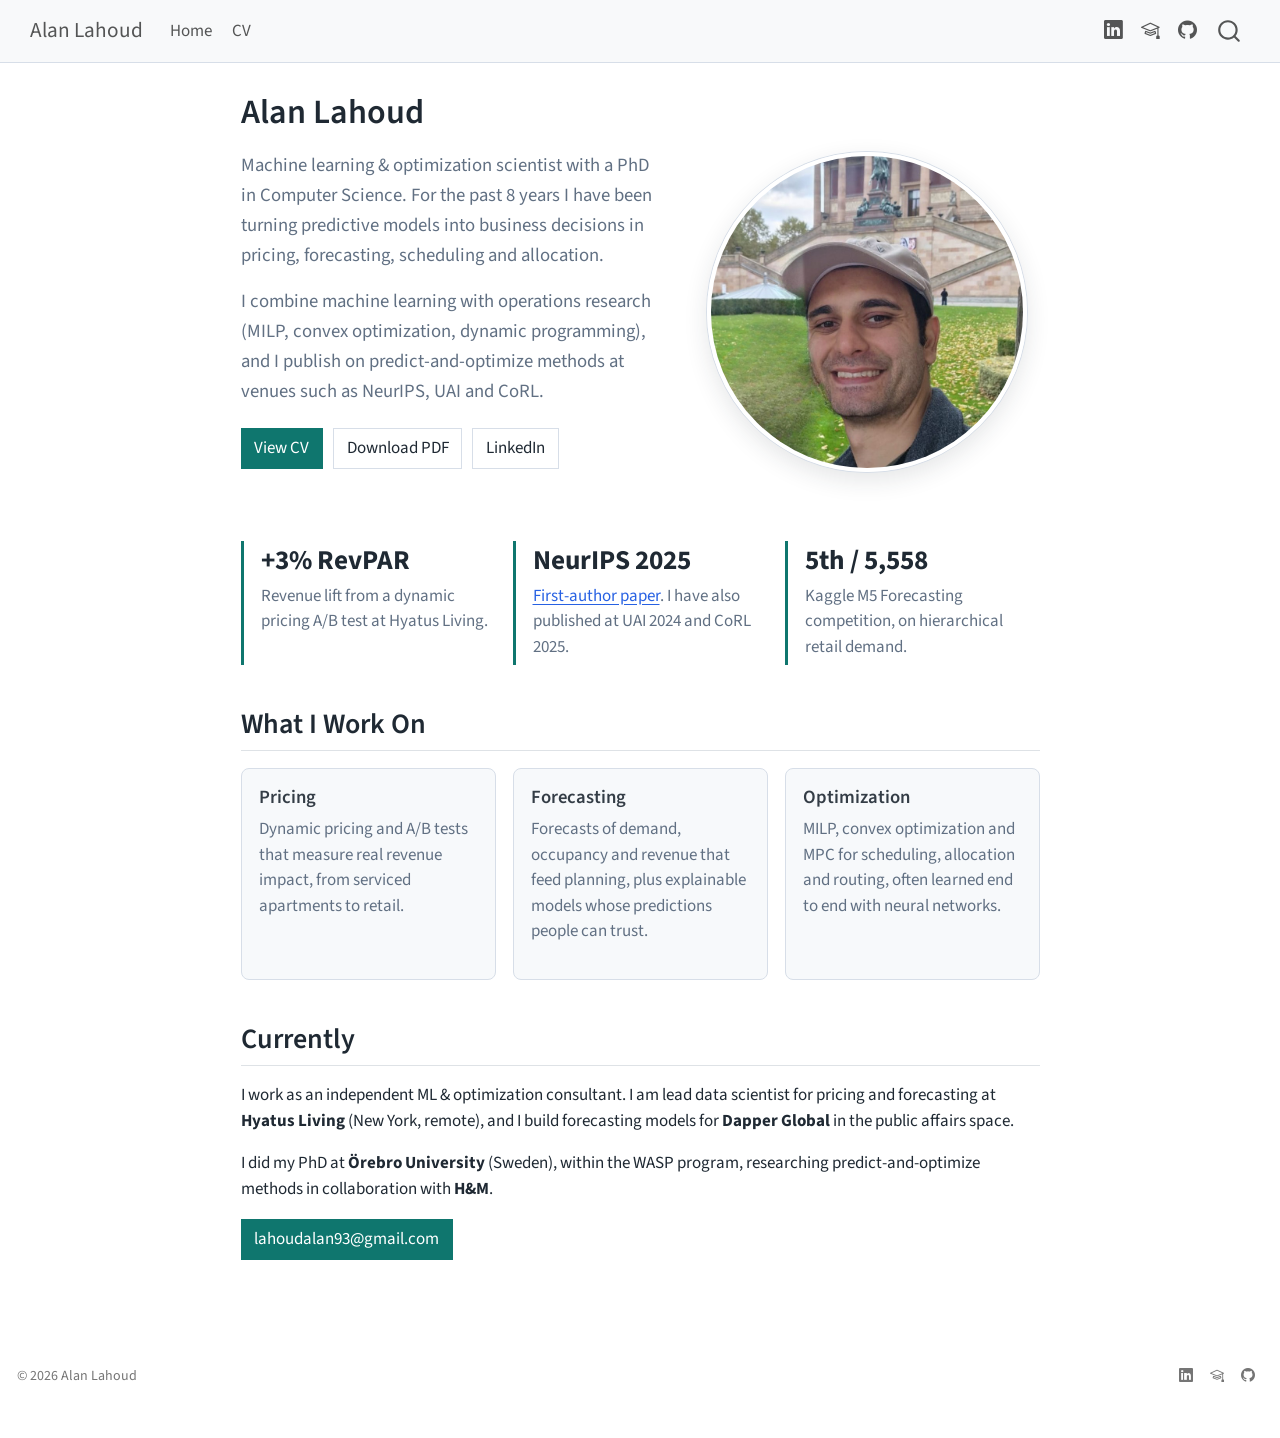
<file: docs/index.html>
<!DOCTYPE html>
<html xmlns="http://www.w3.org/1999/xhtml" lang="en" xml:lang="en"><head>

<meta charset="utf-8">
<meta name="generator" content="quarto-1.11.9">

<meta name="viewport" content="width=device-width, initial-scale=1.0, user-scalable=yes">


<title>Home – Alan Lahoud</title>
<style>
/* Default styles provided by pandoc.
** See https://pandoc.org/MANUAL.html#variables-for-html for config info.
*/
span.smallcaps{font-variant: small-caps;}
div.columns{display: flex; gap: 1.5em;}
div.column{flex: auto;}
@media screen {
div.columns{gap: min(4vw, 1.5em);}
div.column{overflow-x: auto;}
}
div.hanging-indent{margin-left: 1.5em; text-indent: -1.5em;}
ul.task-list{list-style: none;}
ul.task-list li input[type="checkbox"] {
  width: 0.8em;
  margin: 0 0.8em 0.2em -1em; /* quarto-specific, see https://github.com/quarto-dev/quarto-cli/issues/4556 */ 
  vertical-align: middle;
}
</style>


<script src="site_libs/quarto-nav/quarto-nav.js"></script>
<script src="site_libs/clipboard/clipboard.min.js"></script>
<script src="site_libs/quarto-search/autocomplete.umd.js"></script>
<script src="site_libs/quarto-search/fuse.min.js"></script>
<script src="site_libs/quarto-search/quarto-search.js"></script>
<meta name="quarto:offset" content="./">
<script src="site_libs/quarto-html/quarto.js" type="module"></script>
<script src="site_libs/quarto-html/tabsets/tabsets.js" type="module"></script>
<script src="site_libs/quarto-html/scrollable-regions/scrollable-regions.js" type="module"></script>
<script src="site_libs/quarto-html/popper.min.js"></script>
<script src="site_libs/quarto-html/tippy.umd.min.js"></script>
<script src="site_libs/quarto-html/anchor.min.js"></script>
<link href="site_libs/quarto-html/tippy.css" rel="stylesheet">
<link href="site_libs/quarto-html/quarto-syntax-highlighting-63b5708e65d6cd79cd7618c58d0c21e7.css" rel="stylesheet" id="quarto-text-highlighting-styles">
<script src="site_libs/bootstrap/bootstrap.min.js"></script>
<link href="site_libs/bootstrap/bootstrap-icons.css" rel="stylesheet">
<link href="site_libs/bootstrap/bootstrap-2f26042ee04390a409193c36bb3e8631.min.css" rel="stylesheet" append-hash="true" id="quarto-bootstrap" data-mode="light">
<script id="quarto-search-options" type="application/json">{
  "location": "navbar",
  "copy-button": false,
  "collapse-after": 3,
  "panel-placement": "end",
  "type": "overlay",
  "limit": 50,
  "keyboard-shortcut": [
    "f",
    "/",
    "s"
  ],
  "show-item-context": false,
  "language": {
    "search-no-results-text": "No results",
    "search-matching-documents-text": "matching documents",
    "search-copy-link-title": "Copy link to search",
    "search-hide-matches-text": "Hide additional matches",
    "search-more-match-text": "more match in this document",
    "search-more-matches-text": "more matches in this document",
    "search-clear-button-title": "Clear",
    "search-text-placeholder": "",
    "search-detached-cancel-button-title": "Cancel",
    "search-submit-button-title": "Submit",
    "search-label": "Search"
  }
}</script>
<style>html{ scroll-behavior: smooth; }</style>
<script data-goatcounter="https://lahoudalan.goatcounter.com/count" async="" src="//gc.zgo.at/count.js"></script>


<link rel="stylesheet" href="styles.css">
</head>

<body class="nav-fixed fullcontent quarto-light"><a id="quarto-skip-link" class="visually-hidden-focusable" href="#quarto-document-content">Skip to main content</a>

<div id="quarto-search-results"></div>
  <header id="quarto-header" class="headroom fixed-top">
    <nav class="navbar navbar-expand-lg " data-bs-theme="dark" aria-label="Site">
      <div class="navbar-container container-fluid">
      <div class="navbar-brand-container mx-auto">
    <a class="navbar-brand" href="./index.html">
    <span class="navbar-title">Alan Lahoud</span>
    </a>
  </div>
          <button class="navbar-toggler" type="button" data-bs-toggle="collapse" data-bs-target="#navbarCollapse" aria-controls="navbarCollapse" aria-expanded="false" aria-label="Toggle navigation" onclick="if (window.quartoToggleHeadroom) { window.quartoToggleHeadroom(); }">
  <span class="navbar-toggler-icon"></span>
</button>
          <div class="collapse navbar-collapse" id="navbarCollapse">
            <ul class="navbar-nav navbar-nav-scroll me-auto">
  <li class="nav-item">
    <a class="nav-link" href="./home/"> 
<span class="menu-text">Home</span></a>
  </li>  
  <li class="nav-item">
    <a class="nav-link" href="./cv/"> 
<span class="menu-text">CV</span></a>
  </li>  
</ul>
            <ul class="navbar-nav navbar-nav-scroll ms-auto">
  <li class="nav-item compact">
    <a class="nav-link" href="https://www.linkedin.com/in/lahoudalan/"> <i class="bi bi-linkedin" role="img" aria-label="LinkedIn">
</i> 
<span class="menu-text"></span></a>
  </li>  
  <li class="nav-item compact">
    <a class="nav-link" href="https://scholar.google.com/citations?user=CUQbNfIAAAAJ&amp;hl=en"> <i class="bi bi-mortarboard" role="img" aria-label="Google Scholar">
</i> 
<span class="menu-text"></span></a>
  </li>  
  <li class="nav-item compact">
    <a class="nav-link" href="https://github.com/AlanLahoud"> <i class="bi bi-github" role="img" aria-label="GitHub">
</i> 
<span class="menu-text"></span></a>
  </li>  
</ul>
          </div> <!-- /navcollapse -->
            <div class="quarto-navbar-tools">
</div>
            <div id="quarto-search" class="" title="Search"></div>
      </div> <!-- /container-fluid -->
    </nav>
</header>
<!-- content -->
<div id="quarto-content" class="quarto-container page-columns page-rows-contents page-layout-article page-navbar">
<!-- sidebar -->
<!-- margin-sidebar -->
    
<!-- main -->
<main class="content" id="quarto-document-content" tabindex="-1">

<header id="title-block-header" class="quarto-title-block default">
<div class="quarto-title">
<h1 class="title">Home</h1>
</div>



<div class="quarto-title-meta">

    
  
    
  </div>
  


</header>


<meta http-equiv="refresh" content="0; url=home/">
<link rel="canonical" href="home/">
<p><a href="home/">Go to Home</a></p>



</main> <!-- /main -->
<script id="quarto-html-after-body" type="application/javascript">
  window.document.addEventListener("DOMContentLoaded", function (event) {
    const icon = "";
    const anchorJS = new window.AnchorJS();
    anchorJS.options = {
      placement: 'right',
      icon: icon
    };
    anchorJS.add('.anchored');
    const isCodeAnnotation = (el) => {
      for (const clz of el.classList) {
        if (clz.startsWith('code-annotation-')) {                     
          return true;
        }
      }
      return false;
    }
    const onCopySuccess = function(e) {
      // button target
      const button = e.trigger;
      // don't keep focus
      button.blur();
      // flash "checked"
      button.classList.add('code-copy-button-checked');
      var currentTitle = button.getAttribute("title");
      button.setAttribute("title", "Copied!");
      let tooltip;
      if (window.bootstrap) {
        button.setAttribute("data-bs-toggle", "tooltip");
        button.setAttribute("data-bs-placement", "left");
        button.setAttribute("data-bs-title", "Copied!");
        tooltip = new bootstrap.Tooltip(button, 
          { trigger: "manual", 
            customClass: "code-copy-button-tooltip",
            offset: [0, -8]});
        tooltip.show();    
      }
      setTimeout(function() {
        if (tooltip) {
          tooltip.hide();
          button.removeAttribute("data-bs-title");
          button.removeAttribute("data-bs-toggle");
          button.removeAttribute("data-bs-placement");
        }
        button.setAttribute("title", currentTitle);
        button.classList.remove('code-copy-button-checked');
      }, 1000);
      // clear code selection
      e.clearSelection();
    }
    const getTextToCopy = function(trigger) {
      const outerScaffold = trigger.parentElement.cloneNode(true);
      const codeEl = outerScaffold.querySelector('code');
      for (const childEl of codeEl.children) {
        if (isCodeAnnotation(childEl)) {
          childEl.remove();
        }
      }
      return codeEl.innerText;
    }
    const clipboard = new window.ClipboardJS('.code-copy-button:not([data-in-quarto-modal])', {
      text: getTextToCopy
    });
    clipboard.on('success', onCopySuccess);
    if (window.document.getElementById('quarto-embedded-source-code-modal')) {
      const clipboardModal = new window.ClipboardJS('.code-copy-button[data-in-quarto-modal]', {
        text: getTextToCopy,
        container: window.document.getElementById('quarto-embedded-source-code-modal')
      });
      clipboardModal.on('success', onCopySuccess);
    }
      var localhostRegex = new RegExp(/^(?:http|https):\/\/localhost\:?[0-9]*\//);
      var mailtoRegex = new RegExp(/^mailto:/);
        var filterRegex = new RegExp("https:\/\/alanlahoud\.github\.io\/");
      var isInternal = (href) => {
          return filterRegex.test(href) || localhostRegex.test(href) || mailtoRegex.test(href);
      }
      // Inspect non-navigation links and adorn them if external
      window.quartoDecorateExternalLinks = function (root) {
     var links = (root || window.document).querySelectorAll('a[href]:not(.nav-link):not(.navbar-brand):not(.toc-action):not(.sidebar-link):not(.sidebar-item-toggle):not(.pagination-link):not(.no-external):not([aria-hidden]):not(.dropdown-item):not(.quarto-navigation-tool):not(.about-link)');
      for (var i=0; i<links.length; i++) {
        const link = links[i];
        if (!isInternal(link.href)) {
          // undo the damage that might have been done by quarto-nav.js in the case of
          // links that we want to consider external
          if (link.dataset.originalHref !== undefined) {
            link.href = link.dataset.originalHref;
          }
          if (!link.classList.contains('no-external-icon')) {
          }
        }
      }
      };
      window.quartoDecorateExternalLinks(window.document);
    // Esc closes the popup (WCAG 1.4.13) and focus leaving both trigger and
    // popup closes it (WCAG 2.4.11); tippy handles neither for interactive popups.
    const hideOnEscAndFocusOut = {
      name: 'hideOnEscAndFocusOut',
      defaultValue: true,
      fn(instance) {
        const dismiss = () => {
          // A show scheduled by the trigger delay would otherwise reopen it
          instance.clearDelayTimeouts();
          instance.hide();
        };
        const onKeyDown = (event) => {
          if (event.key !== 'Escape') {
            return;
          }
          // Keep Esc from also reaching page handlers (e.g. reveal.js overview),
          // except an open reveal.js slide menu, which Esc should close too.
          // The menu handles keys only when its keyboard option is on.
          const menuHandlesEsc = window.Reveal?.getPlugin?.('menu')?.isOpen() &&
            window.Reveal.getConfig().menu?.keyboard !== false;
          if (!menuHandlesEsc) {
            event.stopPropagation();
          }
          if (instance.popper.contains(window.document.activeElement)) {
            // Disabled while refocusing so the focus trigger does not reopen it
            instance.disable();
            instance.reference.focus();
            instance.enable();
          }
          dismiss();
        };
        const onFocusOut = (event) => {
          const target = event.relatedTarget;
          if (target && !instance.reference.contains(target) &&
              !instance.popper.contains(target)) {
            dismiss();
          }
        };
        // On the trigger too: a click trigger (code-annotations: select) has no
        // blur handling. Attached for the instance's lifetime so leaving the
        // trigger also cancels a show still pending on the trigger delay.
        instance.reference.addEventListener('focusout', onFocusOut);
        return {
          onShow() {
            window.document.addEventListener('keydown', onKeyDown, true);
            instance.popper.addEventListener('focusout', onFocusOut);
          },
          onHide() {
            window.document.removeEventListener('keydown', onKeyDown, true);
            instance.popper.removeEventListener('focusout', onFocusOut);
          },
          onDestroy() {
            instance.reference.removeEventListener('focusout', onFocusOut);
          },
        };
      },
    };
    function tippyHover(el, contentFn, onTriggerFn, onUntriggerFn) {
      const config = {
        allowHTML: true,
        maxWidth: 500,
        delay: 100,
        arrow: false,
        appendTo: function(el) {
            return el.parentElement;
        },
        interactive: true,
        interactiveBorder: 10,
        theme: 'quarto',
        placement: 'bottom-start',
        plugins: [hideOnEscAndFocusOut],
      };
      if (contentFn) {
        config.content = contentFn;
      }
      if (onTriggerFn) {
        config.onTrigger = onTriggerFn;
      }
      if (onUntriggerFn) {
        config.onUntrigger = onUntriggerFn;
      }
      window.tippy(el, config); 
    }
    const noterefs = window.document.querySelectorAll('a[role="doc-noteref"]');
    for (var i=0; i<noterefs.length; i++) {
      const ref = noterefs[i];
      tippyHover(ref, function() {
        // use id or data attribute instead here
        let href = ref.getAttribute('data-footnote-href') || ref.getAttribute('href');
        try { href = new URL(href).hash; } catch {}
        const id = href.replace(/^#\/?/, "");
        const note = window.document.getElementById(id);
        if (note) {
          return note.innerHTML;
        } else {
          return "";
        }
      });
    }
    const xrefs = window.document.querySelectorAll('a.quarto-xref');
    const processXRef = (id, note) => {
      // Strip column container classes
      const stripColumnClz = (el) => {
        el.classList.remove("page-full", "page-columns");
        if (el.children) {
          for (const child of el.children) {
            stripColumnClz(child);
          }
        }
      }
      stripColumnClz(note)
      if (id === null || id.startsWith('sec-')) {
        // Special case sections, only their first couple elements
        const container = document.createElement("div");
        if (note.children && note.children.length > 2) {
          container.appendChild(note.children[0].cloneNode(true));
          for (let i = 1; i < note.children.length; i++) {
            const child = note.children[i];
            if (child.tagName === "P" && child.innerText === "") {
              continue;
            } else {
              container.appendChild(child.cloneNode(true));
              break;
            }
          }
          if (window.Quarto?.typesetMath) {
            window.Quarto.typesetMath(container);
          }
          return container.innerHTML
        } else {
          if (window.Quarto?.typesetMath) {
            window.Quarto.typesetMath(note);
          }
          return note.innerHTML;
        }
      } else {
        // Remove any anchor links if they are present
        const anchorLink = note.querySelector('a.anchorjs-link');
        if (anchorLink) {
          anchorLink.remove();
        }
        if (window.Quarto?.typesetMath) {
          window.Quarto.typesetMath(note);
        }
        if (note.classList.contains("callout")) {
          return note.outerHTML;
        } else {
          return note.innerHTML;
        }
      }
    }
    for (var i=0; i<xrefs.length; i++) {
      const xref = xrefs[i];
      tippyHover(xref, undefined, function(instance) {
        instance.disable();
        let url = xref.getAttribute('href');
        let hash = undefined; 
        if (url.startsWith('#')) {
          hash = url;
        } else {
          try { hash = new URL(url).hash; } catch {}
        }
        if (hash) {
          const id = hash.replace(/^#\/?/, "");
          const note = window.document.getElementById(id);
          if (note !== null) {
            try {
              const html = processXRef(id, note.cloneNode(true));
              instance.setContent(html);
            } finally {
              instance.enable();
              instance.show();
            }
          } else {
            // See if we can fetch this
            fetch(url.split('#')[0])
            .then(res => res.text())
            .then(html => {
              const parser = new DOMParser();
              const htmlDoc = parser.parseFromString(html, "text/html");
              const note = htmlDoc.getElementById(id);
              if (note !== null) {
                const html = processXRef(id, note);
                instance.setContent(html);
              } 
            }).finally(() => {
              instance.enable();
              instance.show();
            });
          }
        } else {
          // See if we can fetch a full url (with no hash to target)
          // This is a special case and we should probably do some content thinning / targeting
          fetch(url)
          .then(res => res.text())
          .then(html => {
            const parser = new DOMParser();
            const htmlDoc = parser.parseFromString(html, "text/html");
            const note = htmlDoc.querySelector('main.content');
            if (note !== null) {
              // This should only happen for chapter cross references
              // (since there is no id in the URL)
              // remove the first header
              if (note.children.length > 0 && note.children[0].tagName === "HEADER") {
                note.children[0].remove();
              }
              const html = processXRef(null, note);
              instance.setContent(html);
            } 
          }).finally(() => {
            instance.enable();
            instance.show();
          });
        }
      }, function(instance) {
      });
    }
        let selectedAnnoteEl;
        const selectorForAnnotation = ( cell, annotation) => {
          let cellAttr = 'data-code-cell="' + cell + '"';
          let lineAttr = 'data-code-annotation="' +  annotation + '"';
          const selector = 'span[' + cellAttr + '][' + lineAttr + ']';
          return selector;
        }
        const selectCodeLines = (annoteEl) => {
          const doc = window.document;
          const targetCell = annoteEl.getAttribute("data-target-cell");
          const targetAnnotation = annoteEl.getAttribute("data-target-annotation");
          const annoteSpan = window.document.querySelector(selectorForAnnotation(targetCell, targetAnnotation));
          const lines = annoteSpan.getAttribute("data-code-lines").split(",");
          const lineIds = lines.map((line) => {
            return targetCell + "-" + line;
          })
          // Each band is positioned against its own containing block, which is
          // not the offsetParent of the lines, so place it from client rects.
          const placeBand = (band, firstEl, lastEl, codeBlock) => {
            const container = band.offsetParent;
            if (container === null) {
              return;
            }
            const containerRect = container.getBoundingClientRect();
            // Reveal.js scales slides with a transform, so convert client
            // pixels back to the CSS pixels of the container.
            const scale = containerRect.height / container.offsetHeight || 1;
            const firstRect = firstEl.getBoundingClientRect();
            const lastRect = lastEl.getBoundingClientRect();
            const top = (firstRect.top - containerRect.top) / scale - container.clientTop + container.scrollTop;
            const height = (lastRect.bottom - firstRect.top) / scale;
            band.style.top = top - 2 + "px";
            band.style.height = height + 4 + "px";
            if (codeBlock) {
              // Without the copy button wrapper, the containing block is wider
              // than the code block, so span the code block explicitly.
              const blockRect = codeBlock.getBoundingClientRect();
              band.style.left = (blockRect.left - containerRect.left) / scale - container.clientLeft + container.scrollLeft + "px";
              band.style.width = blockRect.width / scale + "px";
            }
          };
          if (lineIds.length > 0) {
            const el = window.document.getElementById(lineIds[0]);
            const lastEl = window.document.getElementById(lineIds[lineIds.length - 1]);
            const parent = el.parentElement.parentElement;
            // cook up a div (if necessary) and position it
            let div = window.document.getElementById("code-annotation-line-highlight");
            if (div === null) {
              div = window.document.createElement("div");
              div.setAttribute("id", "code-annotation-line-highlight");
              div.style.position = 'absolute';
              parent.appendChild(div);
            }
            placeBand(div, el, lastEl, parent.closest("div.sourceCode") || parent);
            let gutterDiv = window.document.getElementById("code-annotation-line-highlight-gutter");
            if (gutterDiv === null) {
              gutterDiv = window.document.createElement("div");
              gutterDiv.setAttribute("id", "code-annotation-line-highlight-gutter");
              gutterDiv.style.position = 'absolute';
              const codeCell = window.document.getElementById(targetCell);
              const gutter = codeCell.querySelector('.code-annotation-gutter');
              gutter.appendChild(gutterDiv);
            }
            placeBand(gutterDiv, el, lastEl);
            selectedAnnoteEl = annoteEl;
          }
        };
        const unselectCodeLines = () => {
          const elementsIds = ["code-annotation-line-highlight", "code-annotation-line-highlight-gutter"];
          elementsIds.forEach((elId) => {
            const div = window.document.getElementById(elId);
            if (div) {
              div.remove();
            }
          });
          selectedAnnoteEl = undefined;
        };
          // Handle positioning of the toggle
      window.addEventListener(
        "resize",
        throttle(() => {
          elRect = undefined;
          if (selectedAnnoteEl) {
            selectCodeLines(selectedAnnoteEl);
          }
        }, 10)
      );
      function throttle(fn, ms) {
      let throttle = false;
      let timer;
        return (...args) => {
          if(!throttle) { // first call gets through
              fn.apply(this, args);
              throttle = true;
          } else { // all the others get throttled
              if(timer) clearTimeout(timer); // cancel #2
              timer = setTimeout(() => {
                fn.apply(this, args);
                timer = throttle = false;
              }, ms);
          }
        };
      }
        // Attach click handler to the DT
        const annoteDls = window.document.querySelectorAll('dt[data-target-cell]');
        for (const annoteDlNode of annoteDls) {
          annoteDlNode.addEventListener('click', (event) => {
            const clickedEl = event.target;
            if (clickedEl !== selectedAnnoteEl) {
              unselectCodeLines();
              const activeEl = window.document.querySelector('dt[data-target-cell].code-annotation-active');
              if (activeEl) {
                activeEl.classList.remove('code-annotation-active');
              }
              selectCodeLines(clickedEl);
              clickedEl.classList.add('code-annotation-active');
            } else {
              // Unselect the line
              unselectCodeLines();
              clickedEl.classList.remove('code-annotation-active');
            }
          });
        }
    const findCites = (el) => {
      const parentEl = el.parentElement;
      if (parentEl) {
        const cites = parentEl.dataset.cites;
        if (cites) {
          return {
            el,
            cites: cites.split(' ')
          };
        } else {
          return findCites(el.parentElement)
        }
      } else {
        return undefined;
      }
    };
    var bibliorefs = window.document.querySelectorAll('a[role="doc-biblioref"]');
    for (var i=0; i<bibliorefs.length; i++) {
      const ref = bibliorefs[i];
      const citeInfo = findCites(ref);
      if (citeInfo) {
        tippyHover(citeInfo.el, function() {
          var popup = window.document.createElement('div');
          citeInfo.cites.forEach(function(cite) {
            var citeDiv = window.document.createElement('div');
            citeDiv.classList.add('hanging-indent');
            citeDiv.classList.add('csl-entry');
            var biblioDiv = window.document.getElementById('ref-' + cite);
            if (biblioDiv) {
              citeDiv.innerHTML = biblioDiv.innerHTML;
            }
            popup.appendChild(citeDiv);
          });
          return popup.innerHTML;
        });
      }
    }
  });
  </script>
  <script type="application/javascript">
  window.quartoScrollableRegionsLabels = {"code":"Scrollable code","output":"Scrollable output"};
  </script>
</div> <!-- /content -->
<footer class="footer">
  <div class="nav-footer">
    <div class="nav-footer-left">
<p>© 2026 Alan Lahoud</p>
</div>   
    <div class="nav-footer-center">
      &nbsp;
    </div>
    <div class="nav-footer-right">
      <ul class="footer-items list-unstyled">
    <li class="nav-item compact">
    <a class="nav-link" href="https://www.linkedin.com/in/lahoudalan/">
      <i class="bi bi-linkedin" role="img">
</i> 
    </a>
  </li>  
    <li class="nav-item compact">
    <a class="nav-link" href="https://scholar.google.com/citations?user=CUQbNfIAAAAJ&amp;hl=en">
      <i class="bi bi-mortarboard" role="img">
</i> 
    </a>
  </li>  
    <li class="nav-item compact">
    <a class="nav-link" href="https://github.com/AlanLahoud">
      <i class="bi bi-github" role="img">
</i> 
    </a>
  </li>  
</ul>
    </div>
  </div>
</footer>




<script src="site_libs/quarto-html/zenscroll-min.js"></script>
</body></html>
</file>
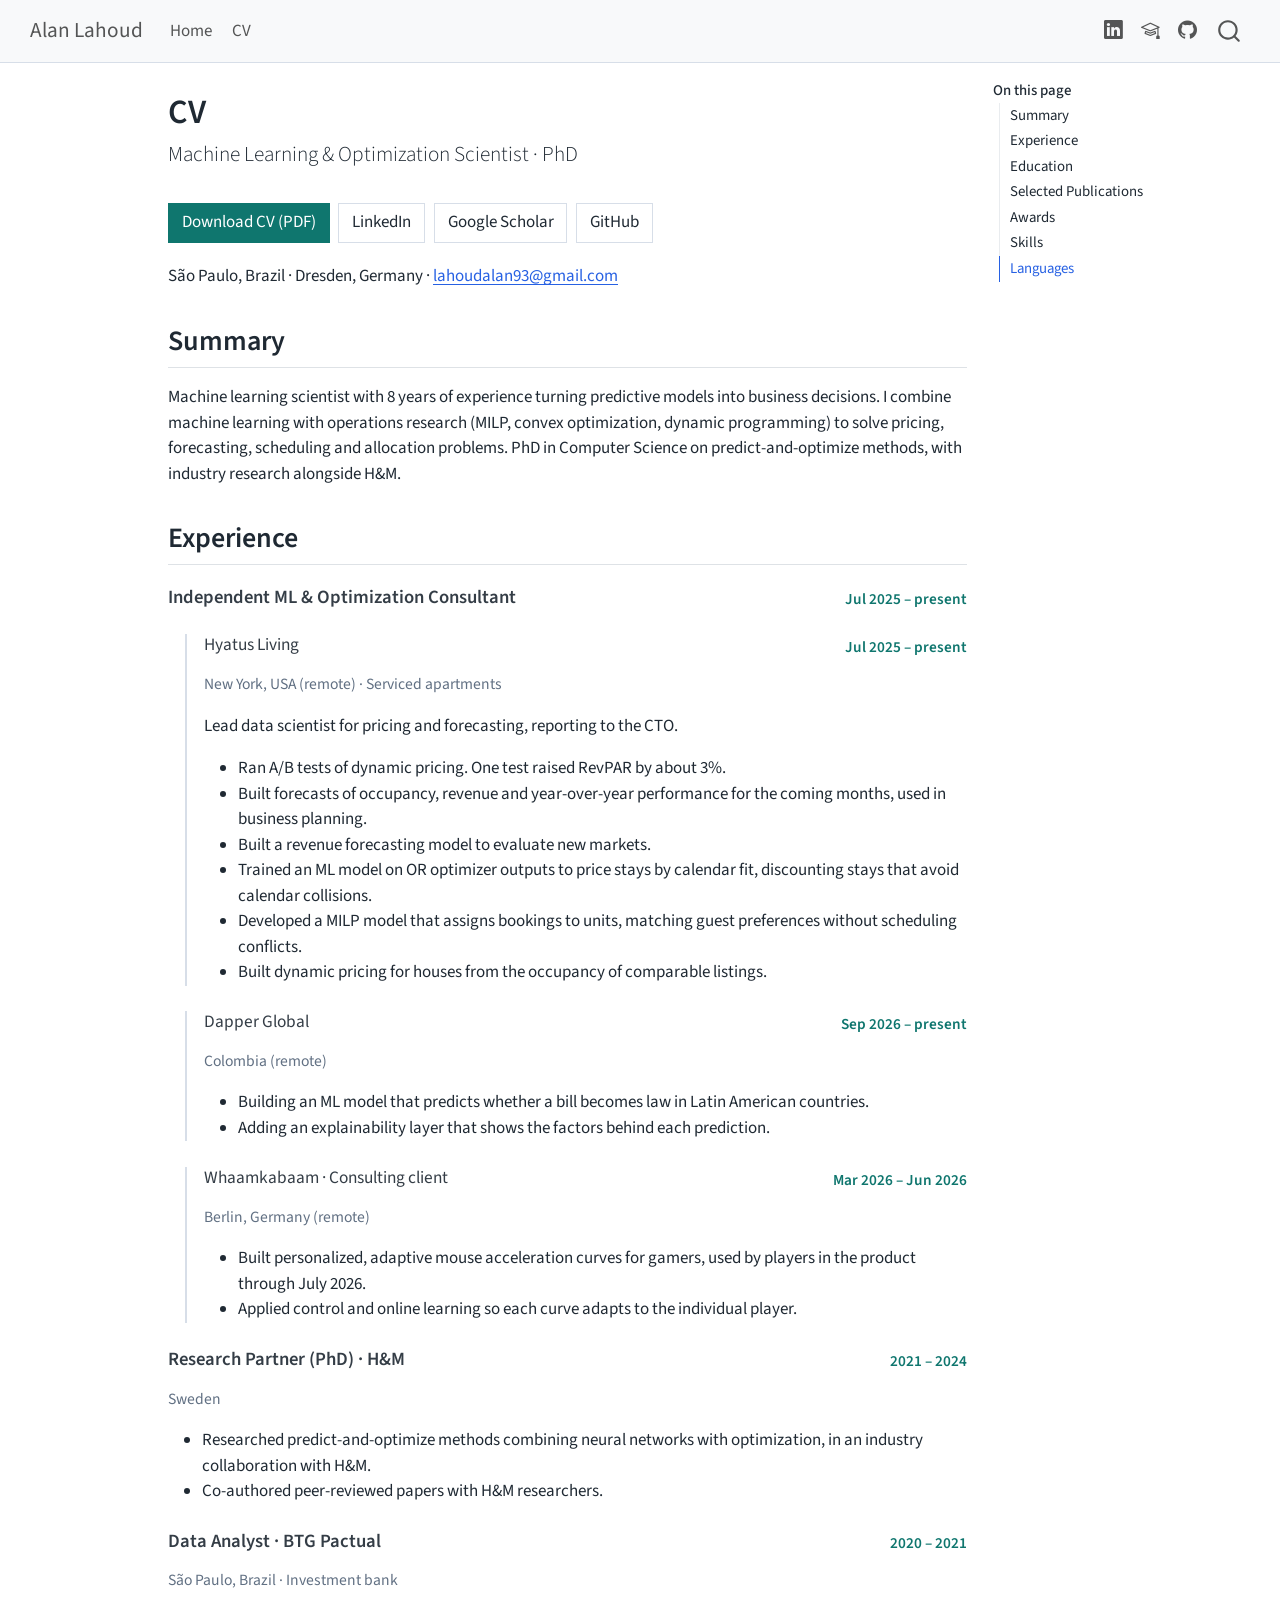
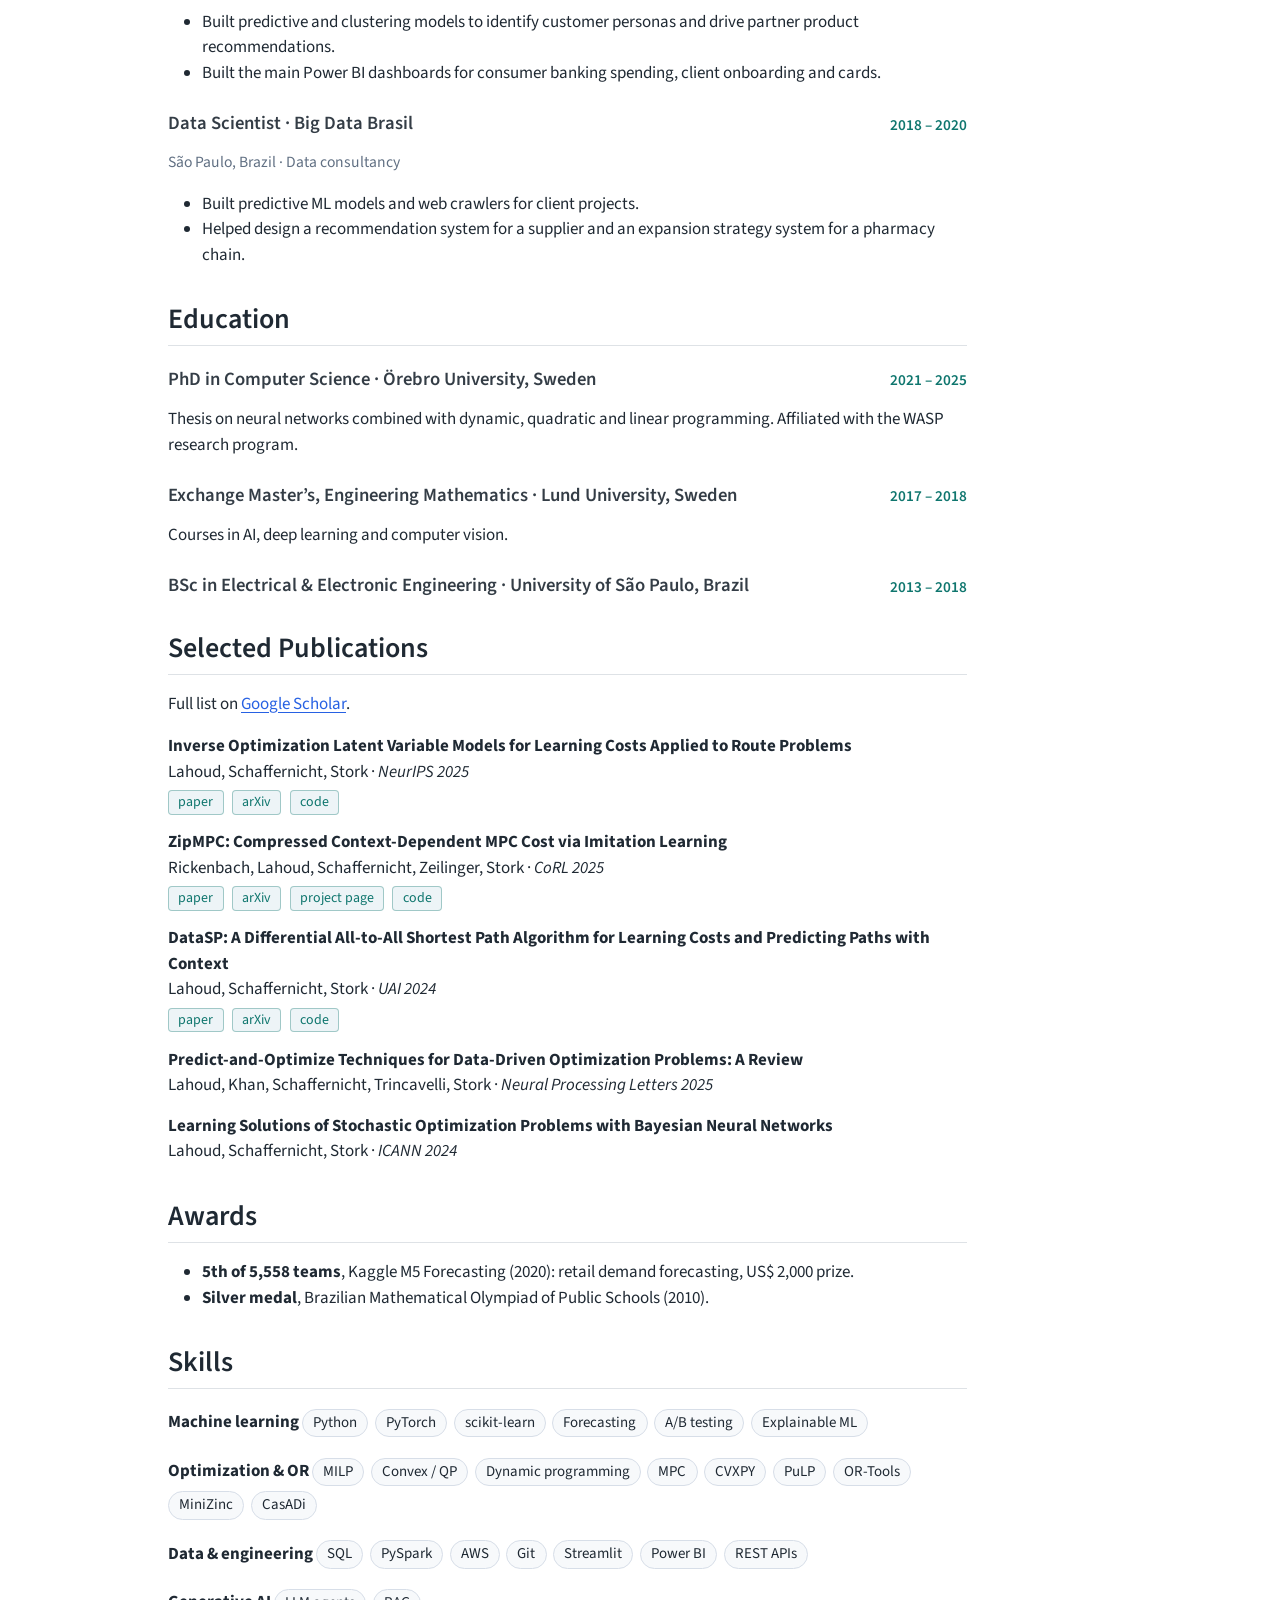
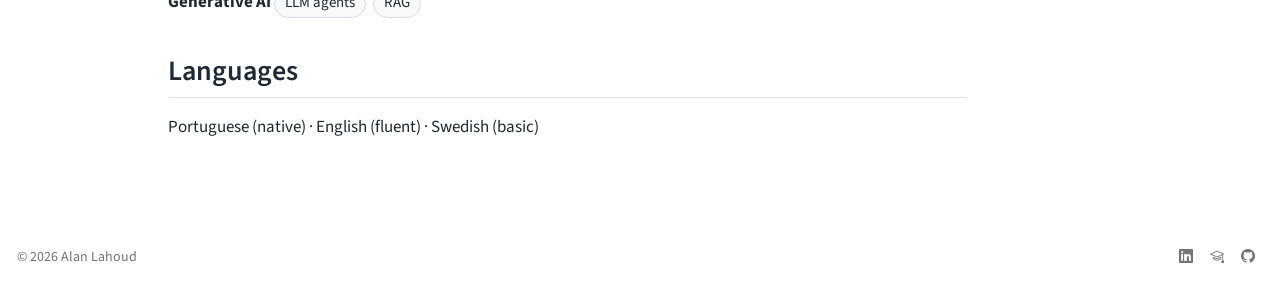
<file: docs/cv/index.html>
<!DOCTYPE html>
<html xmlns="http://www.w3.org/1999/xhtml" lang="en" xml:lang="en"><head>

<meta charset="utf-8">
<meta name="generator" content="quarto-1.11.9">

<meta name="viewport" content="width=device-width, initial-scale=1.0, user-scalable=yes">


<title>CV – Alan Lahoud</title>
<style>
/* Default styles provided by pandoc.
** See https://pandoc.org/MANUAL.html#variables-for-html for config info.
*/
span.smallcaps{font-variant: small-caps;}
div.columns{display: flex; gap: 1.5em;}
div.column{flex: auto;}
@media screen {
div.columns{gap: min(4vw, 1.5em);}
div.column{overflow-x: auto;}
}
div.hanging-indent{margin-left: 1.5em; text-indent: -1.5em;}
ul.task-list{list-style: none;}
ul.task-list li input[type="checkbox"] {
  width: 0.8em;
  margin: 0 0.8em 0.2em -1em; /* quarto-specific, see https://github.com/quarto-dev/quarto-cli/issues/4556 */ 
  vertical-align: middle;
}
</style>


<script src="../site_libs/quarto-nav/quarto-nav.js"></script>
<script src="../site_libs/clipboard/clipboard.min.js"></script>
<script src="../site_libs/quarto-search/autocomplete.umd.js"></script>
<script src="../site_libs/quarto-search/fuse.min.js"></script>
<script src="../site_libs/quarto-search/quarto-search.js"></script>
<meta name="quarto:offset" content="../">
<script src="../site_libs/quarto-html/quarto.js" type="module"></script>
<script src="../site_libs/quarto-html/tabsets/tabsets.js" type="module"></script>
<script src="../site_libs/quarto-html/scrollable-regions/scrollable-regions.js" type="module"></script>
<script src="../site_libs/quarto-html/popper.min.js"></script>
<script src="../site_libs/quarto-html/tippy.umd.min.js"></script>
<script src="../site_libs/quarto-html/anchor.min.js"></script>
<link href="../site_libs/quarto-html/tippy.css" rel="stylesheet">
<link href="../site_libs/quarto-html/quarto-syntax-highlighting-63b5708e65d6cd79cd7618c58d0c21e7.css" rel="stylesheet" id="quarto-text-highlighting-styles">
<script src="../site_libs/bootstrap/bootstrap.min.js"></script>
<link href="../site_libs/bootstrap/bootstrap-icons.css" rel="stylesheet">
<link href="../site_libs/bootstrap/bootstrap-2f26042ee04390a409193c36bb3e8631.min.css" rel="stylesheet" append-hash="true" id="quarto-bootstrap" data-mode="light">
<script id="quarto-search-options" type="application/json">{
  "location": "navbar",
  "copy-button": false,
  "collapse-after": 3,
  "panel-placement": "end",
  "type": "overlay",
  "limit": 50,
  "keyboard-shortcut": [
    "f",
    "/",
    "s"
  ],
  "show-item-context": false,
  "language": {
    "search-no-results-text": "No results",
    "search-matching-documents-text": "matching documents",
    "search-copy-link-title": "Copy link to search",
    "search-hide-matches-text": "Hide additional matches",
    "search-more-match-text": "more match in this document",
    "search-more-matches-text": "more matches in this document",
    "search-clear-button-title": "Clear",
    "search-text-placeholder": "",
    "search-detached-cancel-button-title": "Cancel",
    "search-submit-button-title": "Submit",
    "search-label": "Search"
  }
}</script>
<style>html{ scroll-behavior: smooth; }</style>
<script data-goatcounter="https://lahoudalan.goatcounter.com/count" async="" src="//gc.zgo.at/count.js"></script>


<link rel="stylesheet" href="../styles.css">
</head>

<body class="nav-fixed quarto-light"><a id="quarto-skip-link" class="visually-hidden-focusable" href="#quarto-document-content">Skip to main content</a>

<div id="quarto-search-results"></div>
  <header id="quarto-header" class="headroom fixed-top">
    <nav class="navbar navbar-expand-lg " data-bs-theme="dark" aria-label="Site">
      <div class="navbar-container container-fluid">
      <div class="navbar-brand-container mx-auto">
    <a class="navbar-brand" href="../index.html">
    <span class="navbar-title">Alan Lahoud</span>
    </a>
  </div>
          <button class="navbar-toggler" type="button" data-bs-toggle="collapse" data-bs-target="#navbarCollapse" aria-controls="navbarCollapse" aria-expanded="false" aria-label="Toggle navigation" onclick="if (window.quartoToggleHeadroom) { window.quartoToggleHeadroom(); }">
  <span class="navbar-toggler-icon"></span>
</button>
          <div class="collapse navbar-collapse" id="navbarCollapse">
            <ul class="navbar-nav navbar-nav-scroll me-auto">
  <li class="nav-item">
    <a class="nav-link" href="../home/"> 
<span class="menu-text">Home</span></a>
  </li>  
  <li class="nav-item">
    <a class="nav-link" href="../cv/"> 
<span class="menu-text">CV</span></a>
  </li>  
</ul>
            <ul class="navbar-nav navbar-nav-scroll ms-auto">
  <li class="nav-item compact">
    <a class="nav-link" href="https://www.linkedin.com/in/lahoudalan/"> <i class="bi bi-linkedin" role="img" aria-label="LinkedIn">
</i> 
<span class="menu-text"></span></a>
  </li>  
  <li class="nav-item compact">
    <a class="nav-link" href="https://scholar.google.com/citations?user=CUQbNfIAAAAJ&amp;hl=en"> <i class="bi bi-mortarboard" role="img" aria-label="Google Scholar">
</i> 
<span class="menu-text"></span></a>
  </li>  
  <li class="nav-item compact">
    <a class="nav-link" href="https://github.com/AlanLahoud"> <i class="bi bi-github" role="img" aria-label="GitHub">
</i> 
<span class="menu-text"></span></a>
  </li>  
</ul>
          </div> <!-- /navcollapse -->
            <div class="quarto-navbar-tools">
</div>
            <div id="quarto-search" class="" title="Search"></div>
      </div> <!-- /container-fluid -->
    </nav>
</header>
<!-- content -->
<div id="quarto-content" class="quarto-container page-columns page-rows-contents page-layout-article page-navbar">
<!-- sidebar -->
<!-- margin-sidebar -->
    <div id="quarto-margin-sidebar" class="sidebar margin-sidebar">
        <nav id="TOC" role="doc-toc" aria-labelledby="toc-title" class="toc-active">
    <h2 id="toc-title">On this page</h2>
   
  <ul>
  <li><a href="#summary" id="toc-summary" class="nav-link active" data-scroll-target="#summary">Summary</a></li>
  <li><a href="#experience" id="toc-experience" class="nav-link" data-scroll-target="#experience">Experience</a>
  <ul class="collapse">
  <li><a href="#independent-ml-optimization-consultant" id="toc-independent-ml-optimization-consultant" class="nav-link" data-scroll-target="#independent-ml-optimization-consultant">Independent ML &amp; Optimization Consultant</a></li>
  <li><a href="#research-partner-phd-hm" id="toc-research-partner-phd-hm" class="nav-link" data-scroll-target="#research-partner-phd-hm">Research Partner (PhD) · H&amp;M</a></li>
  <li><a href="#data-analyst-btg-pactual" id="toc-data-analyst-btg-pactual" class="nav-link" data-scroll-target="#data-analyst-btg-pactual">Data Analyst · BTG Pactual</a></li>
  <li><a href="#data-scientist-big-data-brasil" id="toc-data-scientist-big-data-brasil" class="nav-link" data-scroll-target="#data-scientist-big-data-brasil">Data Scientist · Big Data Brasil</a></li>
  </ul></li>
  <li><a href="#education" id="toc-education" class="nav-link" data-scroll-target="#education">Education</a>
  <ul class="collapse">
  <li><a href="#phd-in-computer-science-örebro-university-sweden" id="toc-phd-in-computer-science-örebro-university-sweden" class="nav-link" data-scroll-target="#phd-in-computer-science-örebro-university-sweden">PhD in Computer Science · Örebro University, Sweden</a></li>
  <li><a href="#exchange-masters-engineering-mathematics-lund-university-sweden" id="toc-exchange-masters-engineering-mathematics-lund-university-sweden" class="nav-link" data-scroll-target="#exchange-masters-engineering-mathematics-lund-university-sweden">Exchange Master’s, Engineering Mathematics · Lund University, Sweden</a></li>
  <li><a href="#bsc-in-electrical-electronic-engineering-university-of-são-paulo-brazil" id="toc-bsc-in-electrical-electronic-engineering-university-of-são-paulo-brazil" class="nav-link" data-scroll-target="#bsc-in-electrical-electronic-engineering-university-of-são-paulo-brazil">BSc in Electrical &amp; Electronic Engineering · University of São Paulo, Brazil</a></li>
  </ul></li>
  <li><a href="#selected-publications" id="toc-selected-publications" class="nav-link" data-scroll-target="#selected-publications">Selected Publications</a></li>
  <li><a href="#awards" id="toc-awards" class="nav-link" data-scroll-target="#awards">Awards</a></li>
  <li><a href="#skills" id="toc-skills" class="nav-link" data-scroll-target="#skills">Skills</a></li>
  <li><a href="#languages" id="toc-languages" class="nav-link" data-scroll-target="#languages">Languages</a></li>
  </ul>
</nav>
    </div>
<!-- main -->
<main class="content" id="quarto-document-content" tabindex="-1">

<header id="title-block-header" class="quarto-title-block default">
<div class="quarto-title">
<h1 class="title">CV</h1>
<p class="subtitle lead">Machine Learning &amp; Optimization Scientist · PhD</p>
</div>



<div class="quarto-title-meta">

    
  
    
  </div>
  


</header>


<div class="cv-actions">
<p><a href="../assets/Alan-Lahoud-CV.pdf" class="btn btn-primary" download="Alan-Lahoud-CV.pdf">Download CV (PDF)</a> <a href="https://www.linkedin.com/in/lahoudalan/" class="btn btn-outline-secondary">LinkedIn</a> <a href="https://scholar.google.com/citations?user=CUQbNfIAAAAJ&amp;hl=en" class="btn btn-outline-secondary">Google Scholar</a> <a href="https://github.com/AlanLahoud" class="btn btn-outline-secondary">GitHub</a></p>
</div>
<p>São Paulo, Brazil · Dresden, Germany · <a href="mailto:lahoudalan93@gmail.com">lahoudalan93@gmail.com</a></p>
<section id="summary" class="level2">
<h2 class="anchored" data-anchor-id="summary">Summary</h2>
<p>Machine learning scientist with 8 years of experience turning predictive models into business decisions. I combine machine learning with operations research (MILP, convex optimization, dynamic programming) to solve pricing, forecasting, scheduling and allocation problems. PhD in Computer Science on predict-and-optimize methods, with industry research alongside H&amp;M.</p>
</section>
<section id="experience" class="level2">
<h2 class="anchored" data-anchor-id="experience">Experience</h2>
<section id="independent-ml-optimization-consultant" class="level3 cv-item">
<h3 class="anchored" data-anchor-id="independent-ml-optimization-consultant">Independent ML &amp; Optimization Consultant</h3>
<p><span class="cv-date">Jul 2025 – present</span></p>
</section>
<section id="hyatus-living" class="level4 cv-item cv-sub">
<h4 class="anchored" data-anchor-id="hyatus-living">Hyatus Living</h4>
<p><span class="cv-date">Jul 2025 – present</span></p>
<p><span class="cv-meta">New York, USA (remote) · Serviced apartments</span></p>
<p>Lead data scientist for pricing and forecasting, reporting to the CTO.</p>
<ul>
<li>Ran A/B tests of dynamic pricing. One test raised RevPAR by about 3%.</li>
<li>Built forecasts of occupancy, revenue and year-over-year performance for the coming months, used in business planning.</li>
<li>Built a revenue forecasting model to evaluate new markets.</li>
<li>Trained an ML model on OR optimizer outputs to price stays by calendar fit, discounting stays that avoid calendar collisions.</li>
<li>Developed a MILP model that assigns bookings to units, matching guest preferences without scheduling conflicts.</li>
<li>Built dynamic pricing for houses from the occupancy of comparable listings.</li>
</ul>
</section>
<section id="dapper-global" class="level4 cv-item cv-sub">
<h4 class="anchored" data-anchor-id="dapper-global">Dapper Global</h4>
<p><span class="cv-date">Sep 2026 – present</span></p>
<p><span class="cv-meta">Colombia (remote)</span></p>
<ul>
<li>Building an ML model that predicts whether a bill becomes law in Latin American countries.</li>
<li>Adding an explainability layer that shows the factors behind each prediction.</li>
</ul>
</section>
<section id="whaamkabaam-consulting-client" class="level4 cv-item cv-sub">
<h4 class="anchored" data-anchor-id="whaamkabaam-consulting-client">Whaamkabaam · Consulting client</h4>
<p><span class="cv-date">Mar 2026 – Jun 2026</span></p>
<p><span class="cv-meta">Berlin, Germany (remote)</span></p>
<ul>
<li>Built personalized, adaptive mouse acceleration curves for gamers, used by players in the product through July 2026.</li>
<li>Applied control and online learning so each curve adapts to the individual player.</li>
</ul>
</section>
<section id="research-partner-phd-hm" class="level3 cv-item">
<h3 class="anchored" data-anchor-id="research-partner-phd-hm">Research Partner (PhD) · H&amp;M</h3>
<p><span class="cv-date">2021 – 2024</span></p>
<p><span class="cv-meta">Sweden</span></p>
<ul>
<li>Researched predict-and-optimize methods combining neural networks with optimization, in an industry collaboration with H&amp;M.</li>
<li>Co-authored peer-reviewed papers with H&amp;M researchers.</li>
</ul>
</section>
<section id="data-analyst-btg-pactual" class="level3 cv-item">
<h3 class="anchored" data-anchor-id="data-analyst-btg-pactual">Data Analyst · BTG Pactual</h3>
<p><span class="cv-date">2020 – 2021</span></p>
<p><span class="cv-meta">São Paulo, Brazil · Investment bank</span></p>
<ul>
<li>Built predictive and clustering models to identify customer personas and drive partner product recommendations.</li>
<li>Built the main Power BI dashboards for consumer banking spending, client onboarding and cards.</li>
</ul>
</section>
<section id="data-scientist-big-data-brasil" class="level3 cv-item">
<h3 class="anchored" data-anchor-id="data-scientist-big-data-brasil">Data Scientist · Big Data Brasil</h3>
<p><span class="cv-date">2018 – 2020</span></p>
<p><span class="cv-meta">São Paulo, Brazil · Data consultancy</span></p>
<ul>
<li>Built predictive ML models and web crawlers for client projects.</li>
<li>Helped design a recommendation system for a supplier and an expansion strategy system for a pharmacy chain.</li>
</ul>
</section>
</section>
<section id="education" class="level2">
<h2 class="anchored" data-anchor-id="education">Education</h2>
<section id="phd-in-computer-science-örebro-university-sweden" class="level3 cv-item">
<h3 class="anchored" data-anchor-id="phd-in-computer-science-örebro-university-sweden">PhD in Computer Science · Örebro University, Sweden</h3>
<p><span class="cv-date">2021 – 2025</span></p>
<p>Thesis on neural networks combined with dynamic, quadratic and linear programming. Affiliated with the WASP research program.</p>
</section>
<section id="exchange-masters-engineering-mathematics-lund-university-sweden" class="level3 cv-item">
<h3 class="anchored" data-anchor-id="exchange-masters-engineering-mathematics-lund-university-sweden">Exchange Master’s, Engineering Mathematics · Lund University, Sweden</h3>
<p><span class="cv-date">2017 – 2018</span></p>
<p>Courses in AI, deep learning and computer vision.</p>
</section>
<section id="bsc-in-electrical-electronic-engineering-university-of-são-paulo-brazil" class="level3 cv-item">
<h3 class="anchored" data-anchor-id="bsc-in-electrical-electronic-engineering-university-of-são-paulo-brazil">BSc in Electrical &amp; Electronic Engineering · University of São Paulo, Brazil</h3>
<p><span class="cv-date">2013 – 2018</span></p>
</section>
</section>
<section id="selected-publications" class="level2">
<h2 class="anchored" data-anchor-id="selected-publications">Selected Publications</h2>
<p>Full list on <a href="https://scholar.google.com/citations?user=CUQbNfIAAAAJ&amp;hl=en">Google Scholar</a>.</p>
<div class="pub-list">
<ul>
<li><strong><a href="https://proceedings.neurips.cc/paper_files/paper/2025/hash/b7d9fad0adaa5dbb85178f96d8f6bfeb-Abstract-Conference.html">Inverse Optimization Latent Variable Models for Learning Costs Applied to Route Problems</a></strong><br>
Lahoud, Schaffernicht, Stork · <em>NeurIPS 2025</em><br>
<a href="https://proceedings.neurips.cc/paper_files/paper/2025/hash/b7d9fad0adaa5dbb85178f96d8f6bfeb-Abstract-Conference.html" class="pub-link">paper</a> <a href="https://arxiv.org/abs/2509.15999" class="pub-link">arXiv</a> <a href="https://github.com/AlanLahoud/IO-LVM" class="pub-link">code</a></li>
<li><strong><a href="https://proceedings.mlr.press/v305/rickenbach25a.html">ZipMPC: Compressed Context-Dependent MPC Cost via Imitation Learning</a></strong><br>
Rickenbach, Lahoud, Schaffernicht, Zeilinger, Stork · <em>CoRL 2025</em><br>
<a href="https://proceedings.mlr.press/v305/rickenbach25a.html" class="pub-link">paper</a> <a href="https://arxiv.org/abs/2507.13088" class="pub-link">arXiv</a> <a href="https://zipmpc.github.io/" class="pub-link">project page</a> <a href="https://github.com/AlanLahoud/ZipMPC" class="pub-link">code</a></li>
<li><strong><a href="https://proceedings.mlr.press/v244/lahoud24a.html">DataSP: A Differential All-to-All Shortest Path Algorithm for Learning Costs and Predicting Paths with Context</a></strong><br>
Lahoud, Schaffernicht, Stork · <em>UAI 2024</em><br>
<a href="https://proceedings.mlr.press/v244/lahoud24a.html" class="pub-link">paper</a> <a href="https://arxiv.org/abs/2405.04923" class="pub-link">arXiv</a> <a href="https://github.com/AlanLahoud/dataSP" class="pub-link">code</a></li>
<li><strong>Predict-and-Optimize Techniques for Data-Driven Optimization Problems: A Review</strong><br>
Lahoud, Khan, Schaffernicht, Trincavelli, Stork · <em>Neural Processing Letters 2025</em></li>
<li><strong>Learning Solutions of Stochastic Optimization Problems with Bayesian Neural Networks</strong><br>
Lahoud, Schaffernicht, Stork · <em>ICANN 2024</em></li>
</ul>
</div>
</section>
<section id="awards" class="level2">
<h2 class="anchored" data-anchor-id="awards">Awards</h2>
<ul>
<li><strong>5th of 5,558 teams</strong>, Kaggle M5 Forecasting (2020): retail demand forecasting, US$ 2,000 prize.</li>
<li><strong>Silver medal</strong>, Brazilian Mathematical Olympiad of Public Schools (2010).</li>
</ul>
</section>
<section id="skills" class="level2">
<h2 class="anchored" data-anchor-id="skills">Skills</h2>
<div class="skill-group">
<p><strong>Machine learning</strong> <span class="chip">Python</span> <span class="chip">PyTorch</span> <span class="chip">scikit-learn</span> <span class="chip">Forecasting</span> <span class="chip">A/B testing</span> <span class="chip">Explainable ML</span></p>
</div>
<div class="skill-group">
<p><strong>Optimization &amp; OR</strong> <span class="chip">MILP</span> <span class="chip">Convex / QP</span> <span class="chip">Dynamic programming</span> <span class="chip">MPC</span> <span class="chip">CVXPY</span> <span class="chip">PuLP</span> <span class="chip">OR-Tools</span> <span class="chip">MiniZinc</span> <span class="chip">CasADi</span></p>
</div>
<div class="skill-group">
<p><strong>Data &amp; engineering</strong> <span class="chip">SQL</span> <span class="chip">PySpark</span> <span class="chip">AWS</span> <span class="chip">Git</span> <span class="chip">Streamlit</span> <span class="chip">Power BI</span> <span class="chip">REST APIs</span></p>
</div>
<div class="skill-group">
<p><strong>Generative AI</strong> <span class="chip">LLM agents</span> <span class="chip">RAG</span></p>
</div>
</section>
<section id="languages" class="level2">
<h2 class="anchored" data-anchor-id="languages">Languages</h2>
<p>Portuguese (native) · English (fluent) · Swedish (basic)</p>


</section>

</main> <!-- /main -->
<script id="quarto-html-after-body" type="application/javascript">
  window.document.addEventListener("DOMContentLoaded", function (event) {
    const icon = "";
    const anchorJS = new window.AnchorJS();
    anchorJS.options = {
      placement: 'right',
      icon: icon
    };
    anchorJS.add('.anchored');
    const isCodeAnnotation = (el) => {
      for (const clz of el.classList) {
        if (clz.startsWith('code-annotation-')) {                     
          return true;
        }
      }
      return false;
    }
    const onCopySuccess = function(e) {
      // button target
      const button = e.trigger;
      // don't keep focus
      button.blur();
      // flash "checked"
      button.classList.add('code-copy-button-checked');
      var currentTitle = button.getAttribute("title");
      button.setAttribute("title", "Copied!");
      let tooltip;
      if (window.bootstrap) {
        button.setAttribute("data-bs-toggle", "tooltip");
        button.setAttribute("data-bs-placement", "left");
        button.setAttribute("data-bs-title", "Copied!");
        tooltip = new bootstrap.Tooltip(button, 
          { trigger: "manual", 
            customClass: "code-copy-button-tooltip",
            offset: [0, -8]});
        tooltip.show();    
      }
      setTimeout(function() {
        if (tooltip) {
          tooltip.hide();
          button.removeAttribute("data-bs-title");
          button.removeAttribute("data-bs-toggle");
          button.removeAttribute("data-bs-placement");
        }
        button.setAttribute("title", currentTitle);
        button.classList.remove('code-copy-button-checked');
      }, 1000);
      // clear code selection
      e.clearSelection();
    }
    const getTextToCopy = function(trigger) {
      const outerScaffold = trigger.parentElement.cloneNode(true);
      const codeEl = outerScaffold.querySelector('code');
      for (const childEl of codeEl.children) {
        if (isCodeAnnotation(childEl)) {
          childEl.remove();
        }
      }
      return codeEl.innerText;
    }
    const clipboard = new window.ClipboardJS('.code-copy-button:not([data-in-quarto-modal])', {
      text: getTextToCopy
    });
    clipboard.on('success', onCopySuccess);
    if (window.document.getElementById('quarto-embedded-source-code-modal')) {
      const clipboardModal = new window.ClipboardJS('.code-copy-button[data-in-quarto-modal]', {
        text: getTextToCopy,
        container: window.document.getElementById('quarto-embedded-source-code-modal')
      });
      clipboardModal.on('success', onCopySuccess);
    }
      var localhostRegex = new RegExp(/^(?:http|https):\/\/localhost\:?[0-9]*\//);
      var mailtoRegex = new RegExp(/^mailto:/);
        var filterRegex = new RegExp("https:\/\/alanlahoud\.github\.io\/");
      var isInternal = (href) => {
          return filterRegex.test(href) || localhostRegex.test(href) || mailtoRegex.test(href);
      }
      // Inspect non-navigation links and adorn them if external
      window.quartoDecorateExternalLinks = function (root) {
     var links = (root || window.document).querySelectorAll('a[href]:not(.nav-link):not(.navbar-brand):not(.toc-action):not(.sidebar-link):not(.sidebar-item-toggle):not(.pagination-link):not(.no-external):not([aria-hidden]):not(.dropdown-item):not(.quarto-navigation-tool):not(.about-link)');
      for (var i=0; i<links.length; i++) {
        const link = links[i];
        if (!isInternal(link.href)) {
          // undo the damage that might have been done by quarto-nav.js in the case of
          // links that we want to consider external
          if (link.dataset.originalHref !== undefined) {
            link.href = link.dataset.originalHref;
          }
          if (!link.classList.contains('no-external-icon')) {
          }
        }
      }
      };
      window.quartoDecorateExternalLinks(window.document);
    // Esc closes the popup (WCAG 1.4.13) and focus leaving both trigger and
    // popup closes it (WCAG 2.4.11); tippy handles neither for interactive popups.
    const hideOnEscAndFocusOut = {
      name: 'hideOnEscAndFocusOut',
      defaultValue: true,
      fn(instance) {
        const dismiss = () => {
          // A show scheduled by the trigger delay would otherwise reopen it
          instance.clearDelayTimeouts();
          instance.hide();
        };
        const onKeyDown = (event) => {
          if (event.key !== 'Escape') {
            return;
          }
          // Keep Esc from also reaching page handlers (e.g. reveal.js overview),
          // except an open reveal.js slide menu, which Esc should close too.
          // The menu handles keys only when its keyboard option is on.
          const menuHandlesEsc = window.Reveal?.getPlugin?.('menu')?.isOpen() &&
            window.Reveal.getConfig().menu?.keyboard !== false;
          if (!menuHandlesEsc) {
            event.stopPropagation();
          }
          if (instance.popper.contains(window.document.activeElement)) {
            // Disabled while refocusing so the focus trigger does not reopen it
            instance.disable();
            instance.reference.focus();
            instance.enable();
          }
          dismiss();
        };
        const onFocusOut = (event) => {
          const target = event.relatedTarget;
          if (target && !instance.reference.contains(target) &&
              !instance.popper.contains(target)) {
            dismiss();
          }
        };
        // On the trigger too: a click trigger (code-annotations: select) has no
        // blur handling. Attached for the instance's lifetime so leaving the
        // trigger also cancels a show still pending on the trigger delay.
        instance.reference.addEventListener('focusout', onFocusOut);
        return {
          onShow() {
            window.document.addEventListener('keydown', onKeyDown, true);
            instance.popper.addEventListener('focusout', onFocusOut);
          },
          onHide() {
            window.document.removeEventListener('keydown', onKeyDown, true);
            instance.popper.removeEventListener('focusout', onFocusOut);
          },
          onDestroy() {
            instance.reference.removeEventListener('focusout', onFocusOut);
          },
        };
      },
    };
    function tippyHover(el, contentFn, onTriggerFn, onUntriggerFn) {
      const config = {
        allowHTML: true,
        maxWidth: 500,
        delay: 100,
        arrow: false,
        appendTo: function(el) {
            return el.parentElement;
        },
        interactive: true,
        interactiveBorder: 10,
        theme: 'quarto',
        placement: 'bottom-start',
        plugins: [hideOnEscAndFocusOut],
      };
      if (contentFn) {
        config.content = contentFn;
      }
      if (onTriggerFn) {
        config.onTrigger = onTriggerFn;
      }
      if (onUntriggerFn) {
        config.onUntrigger = onUntriggerFn;
      }
      window.tippy(el, config); 
    }
    const noterefs = window.document.querySelectorAll('a[role="doc-noteref"]');
    for (var i=0; i<noterefs.length; i++) {
      const ref = noterefs[i];
      tippyHover(ref, function() {
        // use id or data attribute instead here
        let href = ref.getAttribute('data-footnote-href') || ref.getAttribute('href');
        try { href = new URL(href).hash; } catch {}
        const id = href.replace(/^#\/?/, "");
        const note = window.document.getElementById(id);
        if (note) {
          return note.innerHTML;
        } else {
          return "";
        }
      });
    }
    const xrefs = window.document.querySelectorAll('a.quarto-xref');
    const processXRef = (id, note) => {
      // Strip column container classes
      const stripColumnClz = (el) => {
        el.classList.remove("page-full", "page-columns");
        if (el.children) {
          for (const child of el.children) {
            stripColumnClz(child);
          }
        }
      }
      stripColumnClz(note)
      if (id === null || id.startsWith('sec-')) {
        // Special case sections, only their first couple elements
        const container = document.createElement("div");
        if (note.children && note.children.length > 2) {
          container.appendChild(note.children[0].cloneNode(true));
          for (let i = 1; i < note.children.length; i++) {
            const child = note.children[i];
            if (child.tagName === "P" && child.innerText === "") {
              continue;
            } else {
              container.appendChild(child.cloneNode(true));
              break;
            }
          }
          if (window.Quarto?.typesetMath) {
            window.Quarto.typesetMath(container);
          }
          return container.innerHTML
        } else {
          if (window.Quarto?.typesetMath) {
            window.Quarto.typesetMath(note);
          }
          return note.innerHTML;
        }
      } else {
        // Remove any anchor links if they are present
        const anchorLink = note.querySelector('a.anchorjs-link');
        if (anchorLink) {
          anchorLink.remove();
        }
        if (window.Quarto?.typesetMath) {
          window.Quarto.typesetMath(note);
        }
        if (note.classList.contains("callout")) {
          return note.outerHTML;
        } else {
          return note.innerHTML;
        }
      }
    }
    for (var i=0; i<xrefs.length; i++) {
      const xref = xrefs[i];
      tippyHover(xref, undefined, function(instance) {
        instance.disable();
        let url = xref.getAttribute('href');
        let hash = undefined; 
        if (url.startsWith('#')) {
          hash = url;
        } else {
          try { hash = new URL(url).hash; } catch {}
        }
        if (hash) {
          const id = hash.replace(/^#\/?/, "");
          const note = window.document.getElementById(id);
          if (note !== null) {
            try {
              const html = processXRef(id, note.cloneNode(true));
              instance.setContent(html);
            } finally {
              instance.enable();
              instance.show();
            }
          } else {
            // See if we can fetch this
            fetch(url.split('#')[0])
            .then(res => res.text())
            .then(html => {
              const parser = new DOMParser();
              const htmlDoc = parser.parseFromString(html, "text/html");
              const note = htmlDoc.getElementById(id);
              if (note !== null) {
                const html = processXRef(id, note);
                instance.setContent(html);
              } 
            }).finally(() => {
              instance.enable();
              instance.show();
            });
          }
        } else {
          // See if we can fetch a full url (with no hash to target)
          // This is a special case and we should probably do some content thinning / targeting
          fetch(url)
          .then(res => res.text())
          .then(html => {
            const parser = new DOMParser();
            const htmlDoc = parser.parseFromString(html, "text/html");
            const note = htmlDoc.querySelector('main.content');
            if (note !== null) {
              // This should only happen for chapter cross references
              // (since there is no id in the URL)
              // remove the first header
              if (note.children.length > 0 && note.children[0].tagName === "HEADER") {
                note.children[0].remove();
              }
              const html = processXRef(null, note);
              instance.setContent(html);
            } 
          }).finally(() => {
            instance.enable();
            instance.show();
          });
        }
      }, function(instance) {
      });
    }
        let selectedAnnoteEl;
        const selectorForAnnotation = ( cell, annotation) => {
          let cellAttr = 'data-code-cell="' + cell + '"';
          let lineAttr = 'data-code-annotation="' +  annotation + '"';
          const selector = 'span[' + cellAttr + '][' + lineAttr + ']';
          return selector;
        }
        const selectCodeLines = (annoteEl) => {
          const doc = window.document;
          const targetCell = annoteEl.getAttribute("data-target-cell");
          const targetAnnotation = annoteEl.getAttribute("data-target-annotation");
          const annoteSpan = window.document.querySelector(selectorForAnnotation(targetCell, targetAnnotation));
          const lines = annoteSpan.getAttribute("data-code-lines").split(",");
          const lineIds = lines.map((line) => {
            return targetCell + "-" + line;
          })
          // Each band is positioned against its own containing block, which is
          // not the offsetParent of the lines, so place it from client rects.
          const placeBand = (band, firstEl, lastEl, codeBlock) => {
            const container = band.offsetParent;
            if (container === null) {
              return;
            }
            const containerRect = container.getBoundingClientRect();
            // Reveal.js scales slides with a transform, so convert client
            // pixels back to the CSS pixels of the container.
            const scale = containerRect.height / container.offsetHeight || 1;
            const firstRect = firstEl.getBoundingClientRect();
            const lastRect = lastEl.getBoundingClientRect();
            const top = (firstRect.top - containerRect.top) / scale - container.clientTop + container.scrollTop;
            const height = (lastRect.bottom - firstRect.top) / scale;
            band.style.top = top - 2 + "px";
            band.style.height = height + 4 + "px";
            if (codeBlock) {
              // Without the copy button wrapper, the containing block is wider
              // than the code block, so span the code block explicitly.
              const blockRect = codeBlock.getBoundingClientRect();
              band.style.left = (blockRect.left - containerRect.left) / scale - container.clientLeft + container.scrollLeft + "px";
              band.style.width = blockRect.width / scale + "px";
            }
          };
          if (lineIds.length > 0) {
            const el = window.document.getElementById(lineIds[0]);
            const lastEl = window.document.getElementById(lineIds[lineIds.length - 1]);
            const parent = el.parentElement.parentElement;
            // cook up a div (if necessary) and position it
            let div = window.document.getElementById("code-annotation-line-highlight");
            if (div === null) {
              div = window.document.createElement("div");
              div.setAttribute("id", "code-annotation-line-highlight");
              div.style.position = 'absolute';
              parent.appendChild(div);
            }
            placeBand(div, el, lastEl, parent.closest("div.sourceCode") || parent);
            let gutterDiv = window.document.getElementById("code-annotation-line-highlight-gutter");
            if (gutterDiv === null) {
              gutterDiv = window.document.createElement("div");
              gutterDiv.setAttribute("id", "code-annotation-line-highlight-gutter");
              gutterDiv.style.position = 'absolute';
              const codeCell = window.document.getElementById(targetCell);
              const gutter = codeCell.querySelector('.code-annotation-gutter');
              gutter.appendChild(gutterDiv);
            }
            placeBand(gutterDiv, el, lastEl);
            selectedAnnoteEl = annoteEl;
          }
        };
        const unselectCodeLines = () => {
          const elementsIds = ["code-annotation-line-highlight", "code-annotation-line-highlight-gutter"];
          elementsIds.forEach((elId) => {
            const div = window.document.getElementById(elId);
            if (div) {
              div.remove();
            }
          });
          selectedAnnoteEl = undefined;
        };
          // Handle positioning of the toggle
      window.addEventListener(
        "resize",
        throttle(() => {
          elRect = undefined;
          if (selectedAnnoteEl) {
            selectCodeLines(selectedAnnoteEl);
          }
        }, 10)
      );
      function throttle(fn, ms) {
      let throttle = false;
      let timer;
        return (...args) => {
          if(!throttle) { // first call gets through
              fn.apply(this, args);
              throttle = true;
          } else { // all the others get throttled
              if(timer) clearTimeout(timer); // cancel #2
              timer = setTimeout(() => {
                fn.apply(this, args);
                timer = throttle = false;
              }, ms);
          }
        };
      }
        // Attach click handler to the DT
        const annoteDls = window.document.querySelectorAll('dt[data-target-cell]');
        for (const annoteDlNode of annoteDls) {
          annoteDlNode.addEventListener('click', (event) => {
            const clickedEl = event.target;
            if (clickedEl !== selectedAnnoteEl) {
              unselectCodeLines();
              const activeEl = window.document.querySelector('dt[data-target-cell].code-annotation-active');
              if (activeEl) {
                activeEl.classList.remove('code-annotation-active');
              }
              selectCodeLines(clickedEl);
              clickedEl.classList.add('code-annotation-active');
            } else {
              // Unselect the line
              unselectCodeLines();
              clickedEl.classList.remove('code-annotation-active');
            }
          });
        }
    const findCites = (el) => {
      const parentEl = el.parentElement;
      if (parentEl) {
        const cites = parentEl.dataset.cites;
        if (cites) {
          return {
            el,
            cites: cites.split(' ')
          };
        } else {
          return findCites(el.parentElement)
        }
      } else {
        return undefined;
      }
    };
    var bibliorefs = window.document.querySelectorAll('a[role="doc-biblioref"]');
    for (var i=0; i<bibliorefs.length; i++) {
      const ref = bibliorefs[i];
      const citeInfo = findCites(ref);
      if (citeInfo) {
        tippyHover(citeInfo.el, function() {
          var popup = window.document.createElement('div');
          citeInfo.cites.forEach(function(cite) {
            var citeDiv = window.document.createElement('div');
            citeDiv.classList.add('hanging-indent');
            citeDiv.classList.add('csl-entry');
            var biblioDiv = window.document.getElementById('ref-' + cite);
            if (biblioDiv) {
              citeDiv.innerHTML = biblioDiv.innerHTML;
            }
            popup.appendChild(citeDiv);
          });
          return popup.innerHTML;
        });
      }
    }
  });
  </script>
  <script type="application/javascript">
  window.quartoScrollableRegionsLabels = {"code":"Scrollable code","output":"Scrollable output"};
  </script>
</div> <!-- /content -->
<footer class="footer">
  <div class="nav-footer">
    <div class="nav-footer-left">
<p>© 2026 Alan Lahoud</p>
</div>   
    <div class="nav-footer-center">
      &nbsp;
    </div>
    <div class="nav-footer-right">
      <ul class="footer-items list-unstyled">
    <li class="nav-item compact">
    <a class="nav-link" href="https://www.linkedin.com/in/lahoudalan/">
      <i class="bi bi-linkedin" role="img">
</i> 
    </a>
  </li>  
    <li class="nav-item compact">
    <a class="nav-link" href="https://scholar.google.com/citations?user=CUQbNfIAAAAJ&amp;hl=en">
      <i class="bi bi-mortarboard" role="img">
</i> 
    </a>
  </li>  
    <li class="nav-item compact">
    <a class="nav-link" href="https://github.com/AlanLahoud">
      <i class="bi bi-github" role="img">
</i> 
    </a>
  </li>  
</ul>
    </div>
  </div>
</footer>




<script src="../site_libs/quarto-html/zenscroll-min.js"></script>
</body></html>
</file>
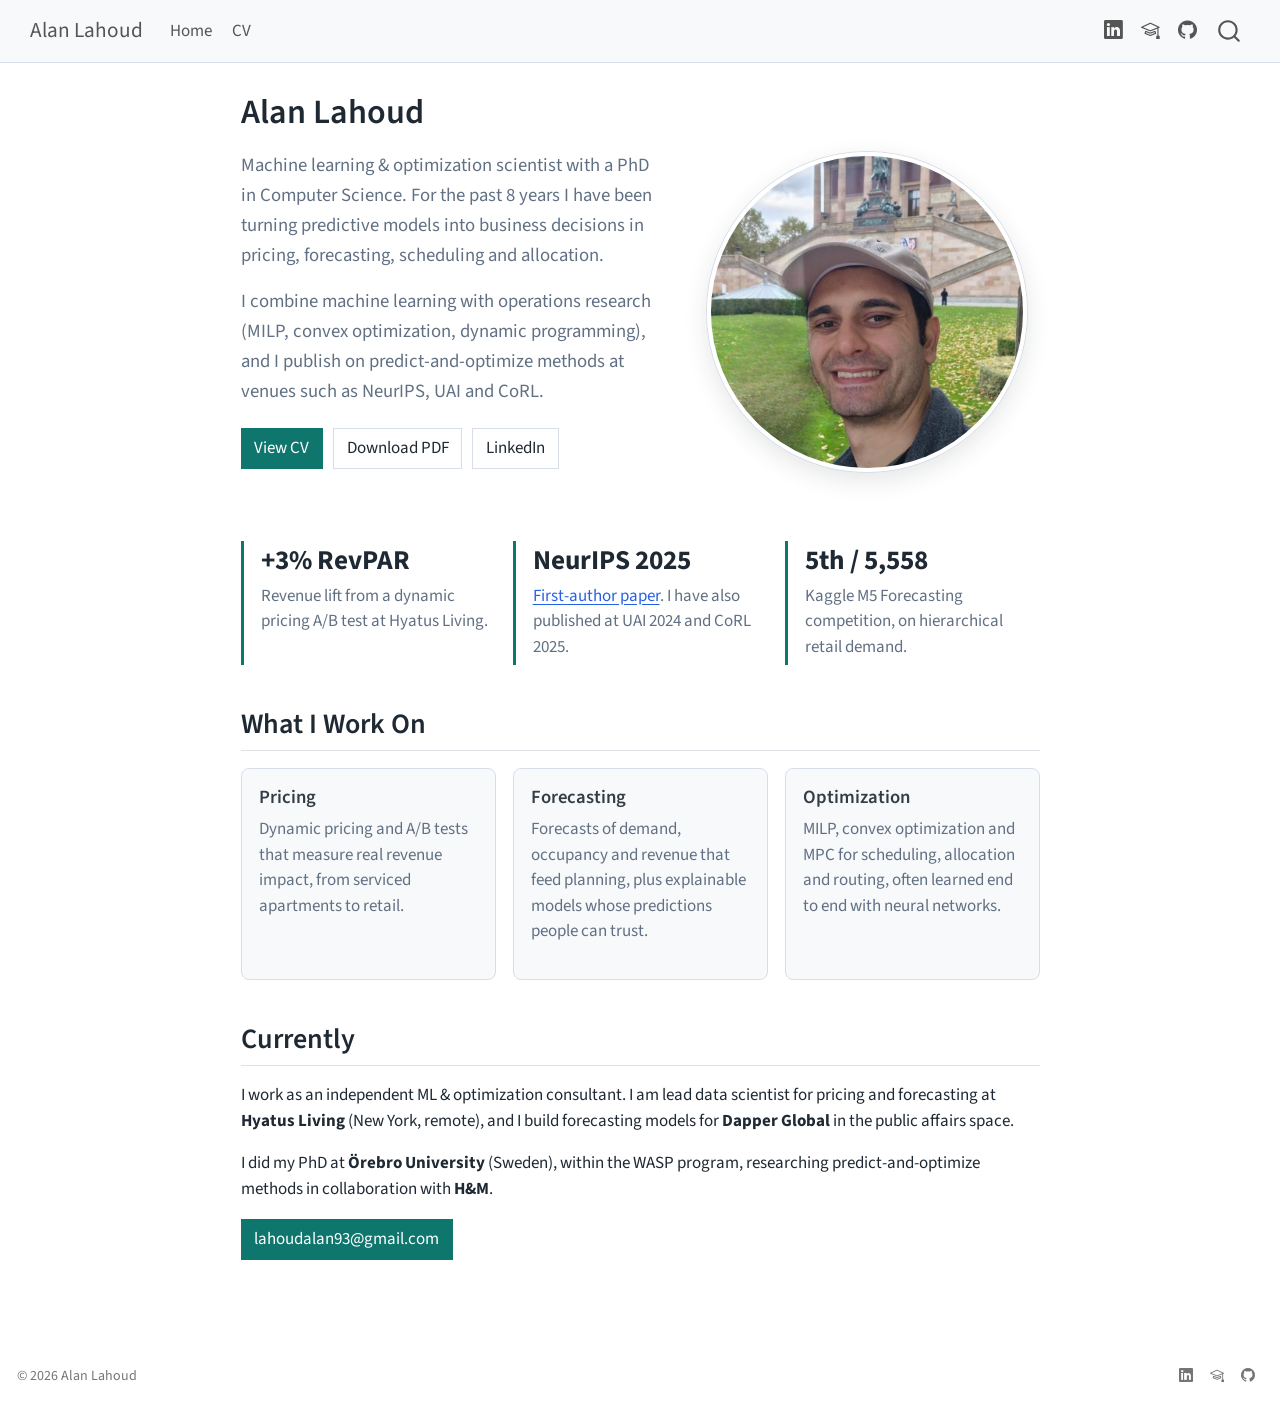
<file: docs/home/index.html>
<!DOCTYPE html>
<html xmlns="http://www.w3.org/1999/xhtml" lang="en" xml:lang="en"><head>

<meta charset="utf-8">
<meta name="generator" content="quarto-1.11.9">

<meta name="viewport" content="width=device-width, initial-scale=1.0, user-scalable=yes">

<meta name="description" content="Alan Lahoud, machine learning and optimization scientist (PhD). Pricing, forecasting and decision systems.">

<title>ML &amp; Optimization Scientist – Alan Lahoud</title>
<style>
/* Default styles provided by pandoc.
** See https://pandoc.org/MANUAL.html#variables-for-html for config info.
*/
span.smallcaps{font-variant: small-caps;}
div.columns{display: flex; gap: 1.5em;}
div.column{flex: auto;}
@media screen {
div.columns{gap: min(4vw, 1.5em);}
div.column{overflow-x: auto;}
}
div.hanging-indent{margin-left: 1.5em; text-indent: -1.5em;}
ul.task-list{list-style: none;}
ul.task-list li input[type="checkbox"] {
  width: 0.8em;
  margin: 0 0.8em 0.2em -1em; /* quarto-specific, see https://github.com/quarto-dev/quarto-cli/issues/4556 */ 
  vertical-align: middle;
}
</style>


<script src="../site_libs/quarto-nav/quarto-nav.js"></script>
<script src="../site_libs/clipboard/clipboard.min.js"></script>
<script src="../site_libs/quarto-search/autocomplete.umd.js"></script>
<script src="../site_libs/quarto-search/fuse.min.js"></script>
<script src="../site_libs/quarto-search/quarto-search.js"></script>
<meta name="quarto:offset" content="../">
<script src="../site_libs/quarto-html/quarto.js" type="module"></script>
<script src="../site_libs/quarto-html/tabsets/tabsets.js" type="module"></script>
<script src="../site_libs/quarto-html/scrollable-regions/scrollable-regions.js" type="module"></script>
<script src="../site_libs/quarto-html/popper.min.js"></script>
<script src="../site_libs/quarto-html/tippy.umd.min.js"></script>
<script src="../site_libs/quarto-html/anchor.min.js"></script>
<link href="../site_libs/quarto-html/tippy.css" rel="stylesheet">
<link href="../site_libs/quarto-html/quarto-syntax-highlighting-63b5708e65d6cd79cd7618c58d0c21e7.css" rel="stylesheet" id="quarto-text-highlighting-styles">
<script src="../site_libs/bootstrap/bootstrap.min.js"></script>
<link href="../site_libs/bootstrap/bootstrap-icons.css" rel="stylesheet">
<link href="../site_libs/bootstrap/bootstrap-2f26042ee04390a409193c36bb3e8631.min.css" rel="stylesheet" append-hash="true" id="quarto-bootstrap" data-mode="light">
<script id="quarto-search-options" type="application/json">{
  "location": "navbar",
  "copy-button": false,
  "collapse-after": 3,
  "panel-placement": "end",
  "type": "overlay",
  "limit": 50,
  "keyboard-shortcut": [
    "f",
    "/",
    "s"
  ],
  "show-item-context": false,
  "language": {
    "search-no-results-text": "No results",
    "search-matching-documents-text": "matching documents",
    "search-copy-link-title": "Copy link to search",
    "search-hide-matches-text": "Hide additional matches",
    "search-more-match-text": "more match in this document",
    "search-more-matches-text": "more matches in this document",
    "search-clear-button-title": "Clear",
    "search-text-placeholder": "",
    "search-detached-cancel-button-title": "Cancel",
    "search-submit-button-title": "Submit",
    "search-label": "Search"
  }
}</script>
<style>html{ scroll-behavior: smooth; }</style>
<script data-goatcounter="https://lahoudalan.goatcounter.com/count" async="" src="//gc.zgo.at/count.js"></script>


<link rel="stylesheet" href="../styles.css">
</head>

<body class="nav-fixed fullcontent quarto-light"><a id="quarto-skip-link" class="visually-hidden-focusable" href="#quarto-document-content">Skip to main content</a>

<div id="quarto-search-results"></div>
  <header id="quarto-header" class="headroom fixed-top">
    <nav class="navbar navbar-expand-lg " data-bs-theme="dark" aria-label="Site">
      <div class="navbar-container container-fluid">
      <div class="navbar-brand-container mx-auto">
    <a class="navbar-brand" href="../index.html">
    <span class="navbar-title">Alan Lahoud</span>
    </a>
  </div>
          <button class="navbar-toggler" type="button" data-bs-toggle="collapse" data-bs-target="#navbarCollapse" aria-controls="navbarCollapse" aria-expanded="false" aria-label="Toggle navigation" onclick="if (window.quartoToggleHeadroom) { window.quartoToggleHeadroom(); }">
  <span class="navbar-toggler-icon"></span>
</button>
          <div class="collapse navbar-collapse" id="navbarCollapse">
            <ul class="navbar-nav navbar-nav-scroll me-auto">
  <li class="nav-item">
    <a class="nav-link" href="../home/"> 
<span class="menu-text">Home</span></a>
  </li>  
  <li class="nav-item">
    <a class="nav-link" href="../cv/"> 
<span class="menu-text">CV</span></a>
  </li>  
</ul>
            <ul class="navbar-nav navbar-nav-scroll ms-auto">
  <li class="nav-item compact">
    <a class="nav-link" href="https://www.linkedin.com/in/lahoudalan/"> <i class="bi bi-linkedin" role="img" aria-label="LinkedIn">
</i> 
<span class="menu-text"></span></a>
  </li>  
  <li class="nav-item compact">
    <a class="nav-link" href="https://scholar.google.com/citations?user=CUQbNfIAAAAJ&amp;hl=en"> <i class="bi bi-mortarboard" role="img" aria-label="Google Scholar">
</i> 
<span class="menu-text"></span></a>
  </li>  
  <li class="nav-item compact">
    <a class="nav-link" href="https://github.com/AlanLahoud"> <i class="bi bi-github" role="img" aria-label="GitHub">
</i> 
<span class="menu-text"></span></a>
  </li>  
</ul>
          </div> <!-- /navcollapse -->
            <div class="quarto-navbar-tools">
</div>
            <div id="quarto-search" class="" title="Search"></div>
      </div> <!-- /container-fluid -->
    </nav>
</header>
<!-- content -->
<div id="quarto-content" class="quarto-container page-columns page-rows-contents page-layout-article page-navbar">
<!-- sidebar -->
<!-- margin-sidebar -->
    
<!-- main -->
<main class="content" id="quarto-document-content" tabindex="-1"><header id="title-block-header" class="quarto-title-block"><h1 class="title display-7">Alan Lahoud</h1></header>




<div class="home-hero">
<section id="alan-lahoud" class="level1 home-intro">

<p>Machine learning &amp; optimization scientist with a PhD in Computer Science. For the past 8 years I have been turning predictive models into business decisions in pricing, forecasting, scheduling and allocation.</p>
<p>I combine machine learning with operations research (MILP, convex optimization, dynamic programming), and I publish on predict-and-optimize methods at venues such as NeurIPS, UAI and CoRL.</p>
<p><a href="../cv/" class="btn btn-primary">View CV</a> <a href="../assets/Alan-Lahoud-CV.pdf" class="btn btn-outline-secondary" download="Alan-Lahoud-CV.pdf">Download PDF</a> <a href="https://www.linkedin.com/in/lahoudalan/" class="btn btn-outline-secondary">LinkedIn</a></p>
</section>
<p><img src="../assets/alan-lahoud.jpg" class="avatar img-fluid" alt="Portrait of Alan Lahoud."></p>
</div>
<div class="stat-grid">
<div class="stat">
<p><span class="stat-value">+3% RevPAR</span></p>
<p>Revenue lift from a dynamic pricing A/B test at Hyatus Living.</p>
</div>
<div class="stat">
<p><span class="stat-value">NeurIPS 2025</span></p>
<p><a href="https://proceedings.neurips.cc/paper_files/paper/2025/hash/b7d9fad0adaa5dbb85178f96d8f6bfeb-Abstract-Conference.html">First-author paper</a>. I have also published at UAI 2024 and CoRL 2025.</p>
</div>
<div class="stat">
<p><span class="stat-value">5th / 5,558</span></p>
<p>Kaggle M5 Forecasting competition, on hierarchical retail demand.</p>
</div>
</div>
<section id="what-i-work-on" class="level2">
<h2 class="anchored" data-anchor-id="what-i-work-on">What I Work On</h2>
<div class="topic-grid">
<section id="pricing" class="level3 topic">
<h3 class="anchored" data-anchor-id="pricing">Pricing</h3>
<p>Dynamic pricing and A/B tests that measure real revenue impact, from serviced apartments to retail.</p>
</section>
<section id="forecasting" class="level3 topic">
<h3 class="anchored" data-anchor-id="forecasting">Forecasting</h3>
<p>Forecasts of demand, occupancy and revenue that feed planning, plus explainable models whose predictions people can trust.</p>
</section>
<section id="optimization" class="level3 topic">
<h3 class="anchored" data-anchor-id="optimization">Optimization</h3>
<p>MILP, convex optimization and MPC for scheduling, allocation and routing, often learned end to end with neural networks.</p>
</section>
</div>
</section>
<section id="currently" class="level2">
<h2 class="anchored" data-anchor-id="currently">Currently</h2>
<p>I work as an independent ML &amp; optimization consultant. I am lead data scientist for pricing and forecasting at <strong>Hyatus Living</strong> (New York, remote), and I build forecasting models for <strong>Dapper Global</strong> in the public affairs space.</p>
<p>I did my PhD at <strong>Örebro University</strong> (Sweden), within the WASP program, researching predict-and-optimize methods in collaboration with <strong>H&amp;M</strong>.</p>
<p><a href="mailto:lahoudalan93@gmail.com" class="btn btn-primary">lahoudalan93@gmail.com</a></p>


</section>

</main> <!-- /main -->
<script id="quarto-html-after-body" type="application/javascript">
  window.document.addEventListener("DOMContentLoaded", function (event) {
    const icon = "";
    const anchorJS = new window.AnchorJS();
    anchorJS.options = {
      placement: 'right',
      icon: icon
    };
    anchorJS.add('.anchored');
    const isCodeAnnotation = (el) => {
      for (const clz of el.classList) {
        if (clz.startsWith('code-annotation-')) {                     
          return true;
        }
      }
      return false;
    }
    const onCopySuccess = function(e) {
      // button target
      const button = e.trigger;
      // don't keep focus
      button.blur();
      // flash "checked"
      button.classList.add('code-copy-button-checked');
      var currentTitle = button.getAttribute("title");
      button.setAttribute("title", "Copied!");
      let tooltip;
      if (window.bootstrap) {
        button.setAttribute("data-bs-toggle", "tooltip");
        button.setAttribute("data-bs-placement", "left");
        button.setAttribute("data-bs-title", "Copied!");
        tooltip = new bootstrap.Tooltip(button, 
          { trigger: "manual", 
            customClass: "code-copy-button-tooltip",
            offset: [0, -8]});
        tooltip.show();    
      }
      setTimeout(function() {
        if (tooltip) {
          tooltip.hide();
          button.removeAttribute("data-bs-title");
          button.removeAttribute("data-bs-toggle");
          button.removeAttribute("data-bs-placement");
        }
        button.setAttribute("title", currentTitle);
        button.classList.remove('code-copy-button-checked');
      }, 1000);
      // clear code selection
      e.clearSelection();
    }
    const getTextToCopy = function(trigger) {
      const outerScaffold = trigger.parentElement.cloneNode(true);
      const codeEl = outerScaffold.querySelector('code');
      for (const childEl of codeEl.children) {
        if (isCodeAnnotation(childEl)) {
          childEl.remove();
        }
      }
      return codeEl.innerText;
    }
    const clipboard = new window.ClipboardJS('.code-copy-button:not([data-in-quarto-modal])', {
      text: getTextToCopy
    });
    clipboard.on('success', onCopySuccess);
    if (window.document.getElementById('quarto-embedded-source-code-modal')) {
      const clipboardModal = new window.ClipboardJS('.code-copy-button[data-in-quarto-modal]', {
        text: getTextToCopy,
        container: window.document.getElementById('quarto-embedded-source-code-modal')
      });
      clipboardModal.on('success', onCopySuccess);
    }
      var localhostRegex = new RegExp(/^(?:http|https):\/\/localhost\:?[0-9]*\//);
      var mailtoRegex = new RegExp(/^mailto:/);
        var filterRegex = new RegExp("https:\/\/alanlahoud\.github\.io\/");
      var isInternal = (href) => {
          return filterRegex.test(href) || localhostRegex.test(href) || mailtoRegex.test(href);
      }
      // Inspect non-navigation links and adorn them if external
      window.quartoDecorateExternalLinks = function (root) {
     var links = (root || window.document).querySelectorAll('a[href]:not(.nav-link):not(.navbar-brand):not(.toc-action):not(.sidebar-link):not(.sidebar-item-toggle):not(.pagination-link):not(.no-external):not([aria-hidden]):not(.dropdown-item):not(.quarto-navigation-tool):not(.about-link)');
      for (var i=0; i<links.length; i++) {
        const link = links[i];
        if (!isInternal(link.href)) {
          // undo the damage that might have been done by quarto-nav.js in the case of
          // links that we want to consider external
          if (link.dataset.originalHref !== undefined) {
            link.href = link.dataset.originalHref;
          }
          if (!link.classList.contains('no-external-icon')) {
          }
        }
      }
      };
      window.quartoDecorateExternalLinks(window.document);
    // Esc closes the popup (WCAG 1.4.13) and focus leaving both trigger and
    // popup closes it (WCAG 2.4.11); tippy handles neither for interactive popups.
    const hideOnEscAndFocusOut = {
      name: 'hideOnEscAndFocusOut',
      defaultValue: true,
      fn(instance) {
        const dismiss = () => {
          // A show scheduled by the trigger delay would otherwise reopen it
          instance.clearDelayTimeouts();
          instance.hide();
        };
        const onKeyDown = (event) => {
          if (event.key !== 'Escape') {
            return;
          }
          // Keep Esc from also reaching page handlers (e.g. reveal.js overview),
          // except an open reveal.js slide menu, which Esc should close too.
          // The menu handles keys only when its keyboard option is on.
          const menuHandlesEsc = window.Reveal?.getPlugin?.('menu')?.isOpen() &&
            window.Reveal.getConfig().menu?.keyboard !== false;
          if (!menuHandlesEsc) {
            event.stopPropagation();
          }
          if (instance.popper.contains(window.document.activeElement)) {
            // Disabled while refocusing so the focus trigger does not reopen it
            instance.disable();
            instance.reference.focus();
            instance.enable();
          }
          dismiss();
        };
        const onFocusOut = (event) => {
          const target = event.relatedTarget;
          if (target && !instance.reference.contains(target) &&
              !instance.popper.contains(target)) {
            dismiss();
          }
        };
        // On the trigger too: a click trigger (code-annotations: select) has no
        // blur handling. Attached for the instance's lifetime so leaving the
        // trigger also cancels a show still pending on the trigger delay.
        instance.reference.addEventListener('focusout', onFocusOut);
        return {
          onShow() {
            window.document.addEventListener('keydown', onKeyDown, true);
            instance.popper.addEventListener('focusout', onFocusOut);
          },
          onHide() {
            window.document.removeEventListener('keydown', onKeyDown, true);
            instance.popper.removeEventListener('focusout', onFocusOut);
          },
          onDestroy() {
            instance.reference.removeEventListener('focusout', onFocusOut);
          },
        };
      },
    };
    function tippyHover(el, contentFn, onTriggerFn, onUntriggerFn) {
      const config = {
        allowHTML: true,
        maxWidth: 500,
        delay: 100,
        arrow: false,
        appendTo: function(el) {
            return el.parentElement;
        },
        interactive: true,
        interactiveBorder: 10,
        theme: 'quarto',
        placement: 'bottom-start',
        plugins: [hideOnEscAndFocusOut],
      };
      if (contentFn) {
        config.content = contentFn;
      }
      if (onTriggerFn) {
        config.onTrigger = onTriggerFn;
      }
      if (onUntriggerFn) {
        config.onUntrigger = onUntriggerFn;
      }
      window.tippy(el, config); 
    }
    const noterefs = window.document.querySelectorAll('a[role="doc-noteref"]');
    for (var i=0; i<noterefs.length; i++) {
      const ref = noterefs[i];
      tippyHover(ref, function() {
        // use id or data attribute instead here
        let href = ref.getAttribute('data-footnote-href') || ref.getAttribute('href');
        try { href = new URL(href).hash; } catch {}
        const id = href.replace(/^#\/?/, "");
        const note = window.document.getElementById(id);
        if (note) {
          return note.innerHTML;
        } else {
          return "";
        }
      });
    }
    const xrefs = window.document.querySelectorAll('a.quarto-xref');
    const processXRef = (id, note) => {
      // Strip column container classes
      const stripColumnClz = (el) => {
        el.classList.remove("page-full", "page-columns");
        if (el.children) {
          for (const child of el.children) {
            stripColumnClz(child);
          }
        }
      }
      stripColumnClz(note)
      if (id === null || id.startsWith('sec-')) {
        // Special case sections, only their first couple elements
        const container = document.createElement("div");
        if (note.children && note.children.length > 2) {
          container.appendChild(note.children[0].cloneNode(true));
          for (let i = 1; i < note.children.length; i++) {
            const child = note.children[i];
            if (child.tagName === "P" && child.innerText === "") {
              continue;
            } else {
              container.appendChild(child.cloneNode(true));
              break;
            }
          }
          if (window.Quarto?.typesetMath) {
            window.Quarto.typesetMath(container);
          }
          return container.innerHTML
        } else {
          if (window.Quarto?.typesetMath) {
            window.Quarto.typesetMath(note);
          }
          return note.innerHTML;
        }
      } else {
        // Remove any anchor links if they are present
        const anchorLink = note.querySelector('a.anchorjs-link');
        if (anchorLink) {
          anchorLink.remove();
        }
        if (window.Quarto?.typesetMath) {
          window.Quarto.typesetMath(note);
        }
        if (note.classList.contains("callout")) {
          return note.outerHTML;
        } else {
          return note.innerHTML;
        }
      }
    }
    for (var i=0; i<xrefs.length; i++) {
      const xref = xrefs[i];
      tippyHover(xref, undefined, function(instance) {
        instance.disable();
        let url = xref.getAttribute('href');
        let hash = undefined; 
        if (url.startsWith('#')) {
          hash = url;
        } else {
          try { hash = new URL(url).hash; } catch {}
        }
        if (hash) {
          const id = hash.replace(/^#\/?/, "");
          const note = window.document.getElementById(id);
          if (note !== null) {
            try {
              const html = processXRef(id, note.cloneNode(true));
              instance.setContent(html);
            } finally {
              instance.enable();
              instance.show();
            }
          } else {
            // See if we can fetch this
            fetch(url.split('#')[0])
            .then(res => res.text())
            .then(html => {
              const parser = new DOMParser();
              const htmlDoc = parser.parseFromString(html, "text/html");
              const note = htmlDoc.getElementById(id);
              if (note !== null) {
                const html = processXRef(id, note);
                instance.setContent(html);
              } 
            }).finally(() => {
              instance.enable();
              instance.show();
            });
          }
        } else {
          // See if we can fetch a full url (with no hash to target)
          // This is a special case and we should probably do some content thinning / targeting
          fetch(url)
          .then(res => res.text())
          .then(html => {
            const parser = new DOMParser();
            const htmlDoc = parser.parseFromString(html, "text/html");
            const note = htmlDoc.querySelector('main.content');
            if (note !== null) {
              // This should only happen for chapter cross references
              // (since there is no id in the URL)
              // remove the first header
              if (note.children.length > 0 && note.children[0].tagName === "HEADER") {
                note.children[0].remove();
              }
              const html = processXRef(null, note);
              instance.setContent(html);
            } 
          }).finally(() => {
            instance.enable();
            instance.show();
          });
        }
      }, function(instance) {
      });
    }
        let selectedAnnoteEl;
        const selectorForAnnotation = ( cell, annotation) => {
          let cellAttr = 'data-code-cell="' + cell + '"';
          let lineAttr = 'data-code-annotation="' +  annotation + '"';
          const selector = 'span[' + cellAttr + '][' + lineAttr + ']';
          return selector;
        }
        const selectCodeLines = (annoteEl) => {
          const doc = window.document;
          const targetCell = annoteEl.getAttribute("data-target-cell");
          const targetAnnotation = annoteEl.getAttribute("data-target-annotation");
          const annoteSpan = window.document.querySelector(selectorForAnnotation(targetCell, targetAnnotation));
          const lines = annoteSpan.getAttribute("data-code-lines").split(",");
          const lineIds = lines.map((line) => {
            return targetCell + "-" + line;
          })
          // Each band is positioned against its own containing block, which is
          // not the offsetParent of the lines, so place it from client rects.
          const placeBand = (band, firstEl, lastEl, codeBlock) => {
            const container = band.offsetParent;
            if (container === null) {
              return;
            }
            const containerRect = container.getBoundingClientRect();
            // Reveal.js scales slides with a transform, so convert client
            // pixels back to the CSS pixels of the container.
            const scale = containerRect.height / container.offsetHeight || 1;
            const firstRect = firstEl.getBoundingClientRect();
            const lastRect = lastEl.getBoundingClientRect();
            const top = (firstRect.top - containerRect.top) / scale - container.clientTop + container.scrollTop;
            const height = (lastRect.bottom - firstRect.top) / scale;
            band.style.top = top - 2 + "px";
            band.style.height = height + 4 + "px";
            if (codeBlock) {
              // Without the copy button wrapper, the containing block is wider
              // than the code block, so span the code block explicitly.
              const blockRect = codeBlock.getBoundingClientRect();
              band.style.left = (blockRect.left - containerRect.left) / scale - container.clientLeft + container.scrollLeft + "px";
              band.style.width = blockRect.width / scale + "px";
            }
          };
          if (lineIds.length > 0) {
            const el = window.document.getElementById(lineIds[0]);
            const lastEl = window.document.getElementById(lineIds[lineIds.length - 1]);
            const parent = el.parentElement.parentElement;
            // cook up a div (if necessary) and position it
            let div = window.document.getElementById("code-annotation-line-highlight");
            if (div === null) {
              div = window.document.createElement("div");
              div.setAttribute("id", "code-annotation-line-highlight");
              div.style.position = 'absolute';
              parent.appendChild(div);
            }
            placeBand(div, el, lastEl, parent.closest("div.sourceCode") || parent);
            let gutterDiv = window.document.getElementById("code-annotation-line-highlight-gutter");
            if (gutterDiv === null) {
              gutterDiv = window.document.createElement("div");
              gutterDiv.setAttribute("id", "code-annotation-line-highlight-gutter");
              gutterDiv.style.position = 'absolute';
              const codeCell = window.document.getElementById(targetCell);
              const gutter = codeCell.querySelector('.code-annotation-gutter');
              gutter.appendChild(gutterDiv);
            }
            placeBand(gutterDiv, el, lastEl);
            selectedAnnoteEl = annoteEl;
          }
        };
        const unselectCodeLines = () => {
          const elementsIds = ["code-annotation-line-highlight", "code-annotation-line-highlight-gutter"];
          elementsIds.forEach((elId) => {
            const div = window.document.getElementById(elId);
            if (div) {
              div.remove();
            }
          });
          selectedAnnoteEl = undefined;
        };
          // Handle positioning of the toggle
      window.addEventListener(
        "resize",
        throttle(() => {
          elRect = undefined;
          if (selectedAnnoteEl) {
            selectCodeLines(selectedAnnoteEl);
          }
        }, 10)
      );
      function throttle(fn, ms) {
      let throttle = false;
      let timer;
        return (...args) => {
          if(!throttle) { // first call gets through
              fn.apply(this, args);
              throttle = true;
          } else { // all the others get throttled
              if(timer) clearTimeout(timer); // cancel #2
              timer = setTimeout(() => {
                fn.apply(this, args);
                timer = throttle = false;
              }, ms);
          }
        };
      }
        // Attach click handler to the DT
        const annoteDls = window.document.querySelectorAll('dt[data-target-cell]');
        for (const annoteDlNode of annoteDls) {
          annoteDlNode.addEventListener('click', (event) => {
            const clickedEl = event.target;
            if (clickedEl !== selectedAnnoteEl) {
              unselectCodeLines();
              const activeEl = window.document.querySelector('dt[data-target-cell].code-annotation-active');
              if (activeEl) {
                activeEl.classList.remove('code-annotation-active');
              }
              selectCodeLines(clickedEl);
              clickedEl.classList.add('code-annotation-active');
            } else {
              // Unselect the line
              unselectCodeLines();
              clickedEl.classList.remove('code-annotation-active');
            }
          });
        }
    const findCites = (el) => {
      const parentEl = el.parentElement;
      if (parentEl) {
        const cites = parentEl.dataset.cites;
        if (cites) {
          return {
            el,
            cites: cites.split(' ')
          };
        } else {
          return findCites(el.parentElement)
        }
      } else {
        return undefined;
      }
    };
    var bibliorefs = window.document.querySelectorAll('a[role="doc-biblioref"]');
    for (var i=0; i<bibliorefs.length; i++) {
      const ref = bibliorefs[i];
      const citeInfo = findCites(ref);
      if (citeInfo) {
        tippyHover(citeInfo.el, function() {
          var popup = window.document.createElement('div');
          citeInfo.cites.forEach(function(cite) {
            var citeDiv = window.document.createElement('div');
            citeDiv.classList.add('hanging-indent');
            citeDiv.classList.add('csl-entry');
            var biblioDiv = window.document.getElementById('ref-' + cite);
            if (biblioDiv) {
              citeDiv.innerHTML = biblioDiv.innerHTML;
            }
            popup.appendChild(citeDiv);
          });
          return popup.innerHTML;
        });
      }
    }
  });
  </script>
  <script type="application/javascript">
  window.quartoScrollableRegionsLabels = {"code":"Scrollable code","output":"Scrollable output"};
  </script>
</div> <!-- /content -->
<footer class="footer">
  <div class="nav-footer">
    <div class="nav-footer-left">
<p>© 2026 Alan Lahoud</p>
</div>   
    <div class="nav-footer-center">
      &nbsp;
    </div>
    <div class="nav-footer-right">
      <ul class="footer-items list-unstyled">
    <li class="nav-item compact">
    <a class="nav-link" href="https://www.linkedin.com/in/lahoudalan/">
      <i class="bi bi-linkedin" role="img">
</i> 
    </a>
  </li>  
    <li class="nav-item compact">
    <a class="nav-link" href="https://scholar.google.com/citations?user=CUQbNfIAAAAJ&amp;hl=en">
      <i class="bi bi-mortarboard" role="img">
</i> 
    </a>
  </li>  
    <li class="nav-item compact">
    <a class="nav-link" href="https://github.com/AlanLahoud">
      <i class="bi bi-github" role="img">
</i> 
    </a>
  </li>  
</ul>
    </div>
  </div>
</footer>




<script src="../site_libs/quarto-html/zenscroll-min.js"></script>
</body></html>
</file>
<file: docs/site_libs/quarto-html/tippy.css>
.tippy-box[data-animation=fade][data-state=hidden]{opacity:0}[data-tippy-root]{max-width:calc(100vw - 10px)}.tippy-box{position:relative;background-color:#333;color:#fff;border-radius:4px;font-size:14px;line-height:1.4;white-space:normal;outline:0;transition-property:transform,visibility,opacity}.tippy-box[data-placement^=top]>.tippy-arrow{bottom:0}.tippy-box[data-placement^=top]>.tippy-arrow:before{bottom:-7px;left:0;border-width:8px 8px 0;border-top-color:initial;transform-origin:center top}.tippy-box[data-placement^=bottom]>.tippy-arrow{top:0}.tippy-box[data-placement^=bottom]>.tippy-arrow:before{top:-7px;left:0;border-width:0 8px 8px;border-bottom-color:initial;transform-origin:center bottom}.tippy-box[data-placement^=left]>.tippy-arrow{right:0}.tippy-box[data-placement^=left]>.tippy-arrow:before{border-width:8px 0 8px 8px;border-left-color:initial;right:-7px;transform-origin:center left}.tippy-box[data-placement^=right]>.tippy-arrow{left:0}.tippy-box[data-placement^=right]>.tippy-arrow:before{left:-7px;border-width:8px 8px 8px 0;border-right-color:initial;transform-origin:center right}.tippy-box[data-inertia][data-state=visible]{transition-timing-function:cubic-bezier(.54,1.5,.38,1.11)}.tippy-arrow{width:16px;height:16px;color:#333}.tippy-arrow:before{content:"";position:absolute;border-color:transparent;border-style:solid}.tippy-content{position:relative;padding:5px 9px;z-index:1}
</file>
<file: docs/site_libs/quarto-html/quarto-syntax-highlighting-63b5708e65d6cd79cd7618c58d0c21e7.css>
/* quarto syntax highlight colors */
:root {
  --quarto-hl-ot-color: #003B4F;
  --quarto-hl-at-color: #657422;
  --quarto-hl-ss-color: #20794D;
  --quarto-hl-an-color: #5E5E5E;
  --quarto-hl-fu-color: #4758AB;
  --quarto-hl-st-color: #20794D;
  --quarto-hl-cf-color: #003B4F;
  --quarto-hl-op-color: #5E5E5E;
  --quarto-hl-er-color: #AD0000;
  --quarto-hl-bn-color: #AD0000;
  --quarto-hl-al-color: #AD0000;
  --quarto-hl-va-color: #111111;
  --quarto-hl-bu-color: inherit;
  --quarto-hl-ex-color: inherit;
  --quarto-hl-pp-color: #AD0000;
  --quarto-hl-in-color: #5E5E5E;
  --quarto-hl-vs-color: #20794D;
  --quarto-hl-wa-color: #5E5E5E;
  --quarto-hl-do-color: #5E5E5E;
  --quarto-hl-im-color: #00769E;
  --quarto-hl-ch-color: #20794D;
  --quarto-hl-dt-color: #AD0000;
  --quarto-hl-fl-color: #AD0000;
  --quarto-hl-co-color: #5E5E5E;
  --quarto-hl-cv-color: #5E5E5E;
  --quarto-hl-cn-color: #8f5902;
  --quarto-hl-sc-color: #5E5E5E;
  --quarto-hl-dv-color: #AD0000;
  --quarto-hl-kw-color: #003B4F;
}

/* other quarto variables */
:root {
  --quarto-font-monospace: SFMono-Regular, Menlo, Monaco, Consolas, "Liberation Mono", "Courier New", monospace;
}

/* syntax highlight based on Pandoc's rules */
pre > code.sourceCode > span {
  color: #003B4F;
}

code.sourceCode > span {
  color: #003B4F;
}

div.sourceCode,
div.sourceCode pre.sourceCode {
  color: #003B4F;
}

/* Normal */
code span {
  color: #003B4F;
}

/* Alert */
code span.al {
  color: #AD0000;
  font-style: inherit;
}

/* Annotation */
code span.an {
  color: #5E5E5E;
  font-style: inherit;
}

/* Attribute */
code span.at {
  color: #657422;
  font-style: inherit;
}

/* BaseN */
code span.bn {
  color: #AD0000;
  font-style: inherit;
}

/* BuiltIn */
code span.bu {
  font-style: inherit;
}

/* ControlFlow */
code span.cf {
  color: #003B4F;
  font-weight: bold;
  font-style: inherit;
}

/* Char */
code span.ch {
  color: #20794D;
  font-style: inherit;
}

/* Constant */
code span.cn {
  color: #8f5902;
  font-style: inherit;
}

/* Comment */
code span.co {
  color: #5E5E5E;
  font-style: inherit;
}

/* CommentVar */
code span.cv {
  color: #5E5E5E;
  font-style: italic;
}

/* Documentation */
code span.do {
  color: #5E5E5E;
  font-style: italic;
}

/* DataType */
code span.dt {
  color: #AD0000;
  font-style: inherit;
}

/* DecVal */
code span.dv {
  color: #AD0000;
  font-style: inherit;
}

/* Error */
code span.er {
  color: #AD0000;
  font-style: inherit;
}

/* Extension */
code span.ex {
  font-style: inherit;
}

/* Float */
code span.fl {
  color: #AD0000;
  font-style: inherit;
}

/* Function */
code span.fu {
  color: #4758AB;
  font-style: inherit;
}

/* Import */
code span.im {
  color: #00769E;
  font-style: inherit;
}

/* Information */
code span.in {
  color: #5E5E5E;
  font-style: inherit;
}

/* Keyword */
code span.kw {
  color: #003B4F;
  font-weight: bold;
  font-style: inherit;
}

/* Operator */
code span.op {
  color: #5E5E5E;
  font-style: inherit;
}

/* Other */
code span.ot {
  color: #003B4F;
  font-style: inherit;
}

/* Preprocessor */
code span.pp {
  color: #AD0000;
  font-style: inherit;
}

/* SpecialChar */
code span.sc {
  color: #5E5E5E;
  font-style: inherit;
}

/* SpecialString */
code span.ss {
  color: #20794D;
  font-style: inherit;
}

/* String */
code span.st {
  color: #20794D;
  font-style: inherit;
}

/* Variable */
code span.va {
  color: #111111;
  font-style: inherit;
}

/* VerbatimString */
code span.vs {
  color: #20794D;
  font-style: inherit;
}

/* Warning */
code span.wa {
  color: #5E5E5E;
  font-style: italic;
}

.prevent-inlining {
  content: "</";
}

/*# sourceMappingURL=054cc16b9e9817627be6994582d2ffb5.css.map */
</file>
<file: docs/styles.css>
:root {
  --ink: #1f2933;
  --muted: #617083;
  --line: #d7dee8;
  --surface: #f7f9fb;
  --surface-strong: #edf4f7;
  --teal: #0f766e;
  --coral: #d85c4a;
  --gold: #b88722;
}

body {
  color: var(--ink);
  background: #fff;
}

.navbar {
  border-bottom: 1px solid var(--line);
}

.quarto-title-block {
  margin-bottom: 1.5rem;
}

.home-hero {
  display: grid;
  grid-template-columns: minmax(320px, 1.1fr) minmax(0, 0.9fr);
  gap: 2rem;
  align-items: center;
  margin: 1rem 0 3rem;
}

.home-hero img {
  width: 100%;
  max-width: 320px;
  aspect-ratio: 1 / 1;
  object-fit: cover;
  border-radius: 50%;
  border: 4px solid #fff;
  box-shadow: 0 0 0 1px var(--line), 0 8px 24px rgba(31, 41, 51, 0.12);
  display: block;
  margin: 0 auto;
}

.home-intro h1 {
  margin-bottom: 0.75rem;
  font-size: clamp(2.25rem, 5vw, 4.5rem);
  letter-spacing: 0;
  line-height: 1;
}

.home-intro p {
  color: var(--muted);
  font-size: 1.1rem;
  line-height: 1.6;
  max-width: 34rem;
}

.btn-primary {
  background: var(--teal);
  border-color: var(--teal);
}

.btn-primary:hover {
  background: #0b5f59;
  border-color: #0b5f59;
}

.btn-outline-secondary {
  color: var(--ink);
  border-color: var(--line);
}

.topic-grid {
  display: grid;
  grid-template-columns: repeat(3, minmax(0, 1fr));
  gap: 1rem;
  margin: 1rem 0 2.5rem;
}

.topic {
  border: 1px solid var(--line);
  border-radius: 8px;
  padding: 1rem;
  background: var(--surface);
}

.topic h3 {
  margin-top: 0;
  font-size: 1.1rem;
}

.topic p {
  color: var(--muted);
}

.listing-title a {
  color: var(--teal);
}

.listing-category {
  border-color: rgba(15, 118, 110, 0.25);
  color: var(--teal);
  background: var(--surface-strong);
}


/* Stats on home */
.stat-grid {
  display: grid;
  grid-template-columns: repeat(3, minmax(0, 1fr));
  gap: 1rem;
  margin: 0 0 2.5rem;
}

.stat {
  border-left: 3px solid var(--teal);
  padding: 0.25rem 0 0.25rem 1rem;
}

.stat p {
  color: var(--muted);
  margin-bottom: 0;
}

.stat-value {
  display: block;
  font-size: 1.6rem;
  font-weight: 700;
  color: var(--ink);
  line-height: 1.2;
  margin-bottom: 0.35rem;
}

.home-intro .btn {
  margin: 0.25rem 0.35rem 0.25rem 0;
}

/* CV page */
.cv-actions {
  margin: 0 0 1rem;
}

.cv-actions .btn {
  margin: 0.25rem 0.35rem 0.25rem 0;
}

.cv-item {
  position: relative;
  margin: 1.25rem 0 1.5rem;
}

.cv-item h3,
.cv-item h4 {
  margin: 0 0 0.15rem;
  padding-right: 11rem;
  font-size: 1.1rem;
}

.cv-item h4 {
  font-size: 1.02rem;
}

.cv-sub {
  margin-left: 1rem;
  padding-left: 1rem;
  border-left: 2px solid var(--line);
}

.cv-date {
  position: absolute;
  top: 0.1rem;
  right: 0;
  color: var(--teal);
  font-size: 0.9rem;
  font-weight: 600;
  white-space: nowrap;
}

.cv-meta {
  display: block;
  color: var(--muted);
  font-size: 0.92rem;
  margin-bottom: 0.4rem;
}

.cv-item ul {
  margin-top: 0.35rem;
}

.pub-list ul {
  list-style: none;
  padding-left: 0;
}

.pub-list li {
  margin-bottom: 0.9rem;
}

.pub-list li > p {
  margin-bottom: 0;
}

.pub-list a {
  color: var(--ink);
  text-decoration: none;
}

.pub-list strong,
.pub-list strong a {
  font-weight: 700;
}

.pub-list a:hover {
  color: var(--teal);
  text-decoration: underline;
}

.pub-link {
  display: inline-block;
  margin: 0.3rem 0.3rem 0 0;
  padding: 0.05rem 0.55rem;
  border: 1px solid rgba(15, 118, 110, 0.35);
  border-radius: 4px;
  font-size: 0.82rem;
  color: var(--teal) !important;
  background: var(--surface-strong);
}

.skill-group {
  margin-bottom: 0.9rem;
}

.skill-group p {
  margin-bottom: 0.25rem;
}

.chip {
  display: inline-block;
  padding: 0.12rem 0.6rem;
  margin: 0.15rem 0.2rem 0.15rem 0;
  border: 1px solid var(--line);
  border-radius: 999px;
  background: var(--surface);
  font-size: 0.88rem;
}

@media (max-width: 800px) {
  .home-hero,
  .stat-grid,
  .topic-grid {
    grid-template-columns: 1fr;
  }

  .home-hero {
    gap: 1.25rem;
  }

  .home-hero > :last-child {
    order: -1;
  }

  .home-hero img {
    max-width: 180px;
    margin: 0;
  }

  .cv-date {
    position: static;
    display: block;
    margin-bottom: 0.25rem;
  }

  .cv-item h3,
  .cv-item h4 {
    padding-right: 0;
  }

  .cv-sub {
    margin-left: 0;
  }
}
</file>
